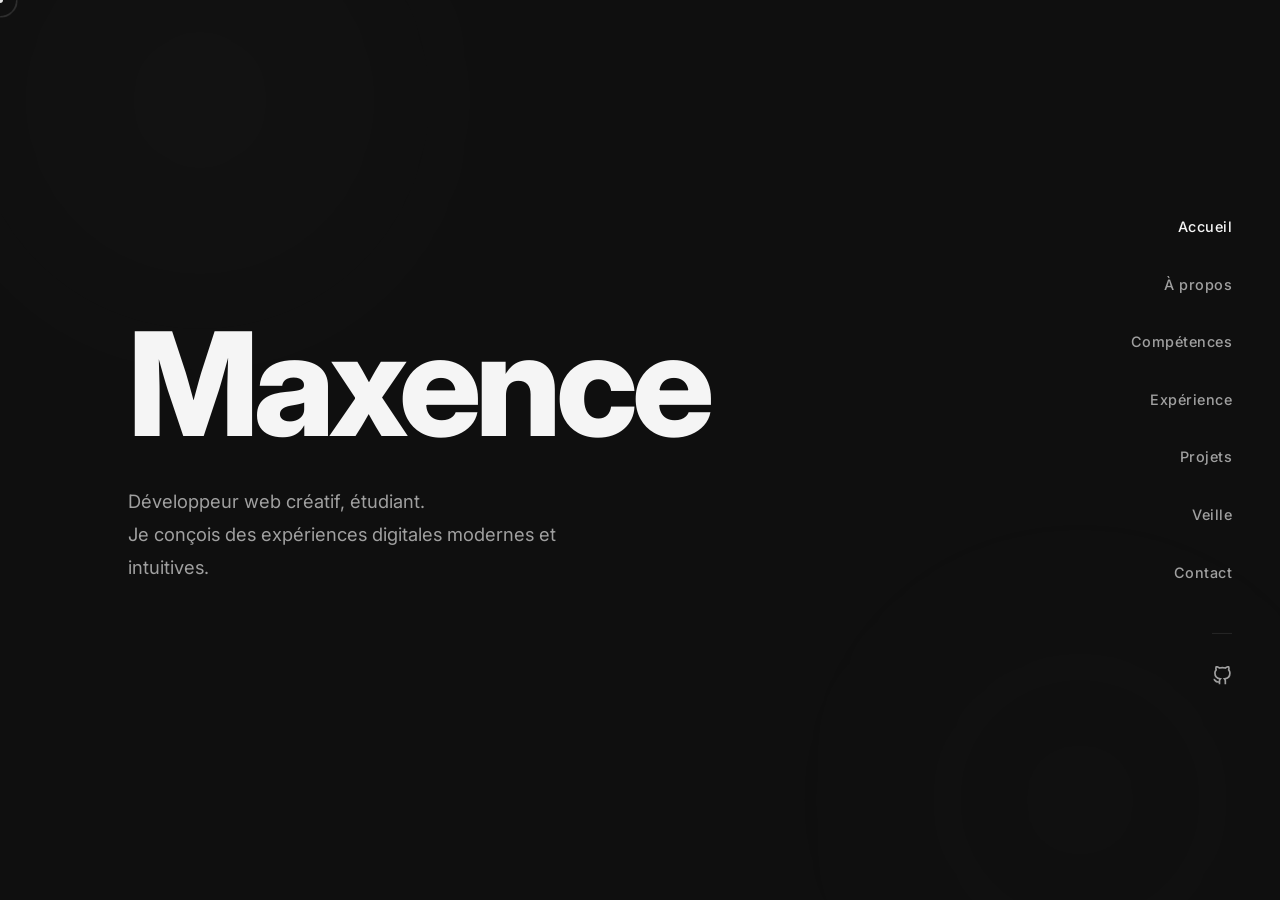
<file: index.html>
<!DOCTYPE html>
<html lang="fr">
<head>
  <meta charset="utf-8" />
  <meta name="viewport" content="width=device-width, initial-scale=1" />
  <title>Maxence — Portfolio</title>
  <link rel="stylesheet" href="style.css" />
</head>
<body>
  <nav class="navbar">
    <ul class="nav-links">
       <li><a href="index.html" class="nav-link" style="color: var(--text-primary);">Accueil</a></li>
        <li><a href="apropos.html" class="nav-link">À propos</a></li>
        <li><a href="competences.html" class="nav-link">Compétences</a></li>
        <li><a href="experience.html" class="nav-link">Expérience</a></li>
        <li><a href="projet.html" class="nav-link">Projets</a></li>
        <li><a href="veille.html" class="nav-link">Veille</a></li>
        <li><a href="contact.html" class="nav-link">Contact</a></li>
    </ul>

   <div class="nav-socials">
      <a href="https://github.com/Maxence71m" target="_blank" class="social-link" aria-label="GitHub">
        <svg width="20" height="20" viewBox="0 0 24 24" fill="none" stroke="currentColor" stroke-width="2">
          <path d="M9 19c-5 1.5-5-2.5-7-3m14 6v-3.87a3.37 3.37 0 0 0-.94-2.61c3.14-.35 6.44-1.54 6.44-7A5.44 5.44 0 0 0 20 4.77 5.07 5.07 0 0 0 19.91 1S18.73.65 16 2.48a13.38 13.38 0 0 0-7 0C6.27.65 5.09 1 5.09 1A5.07 5.07 0 0 0 5 4.77a5.44 5.44 0 0 0-1.5 3.78c0 5.42 3.3 6.61 6.44 7A3.37 3.37 0 0 0 9 18.13V22"></path>
        </svg>
      </a>
    </div>
  </nav>

  <main id="accueil">
    <div class="hero-content">
      <div class="hero-text">
        <h1 class="hero-title">
          <span class="title-word" data-text="Maxence">Maxence</span>
        </h1>
        <p class="hero-description">
          Développeur web créatif, étudiant.<br>
          Je conçois des expériences digitales modernes et intuitives.
        </p>
      </div>
    </div>

    <div class="background">
      <div class="gradient-blur gradient-1"></div>
      <div class="gradient-blur gradient-2"></div>
    </div>
  </main>

  <div class="cursor-dot"></div>
  <div class="cursor-outline"></div>

  <script src="script.js"></script>
</body>
</html>
</file>
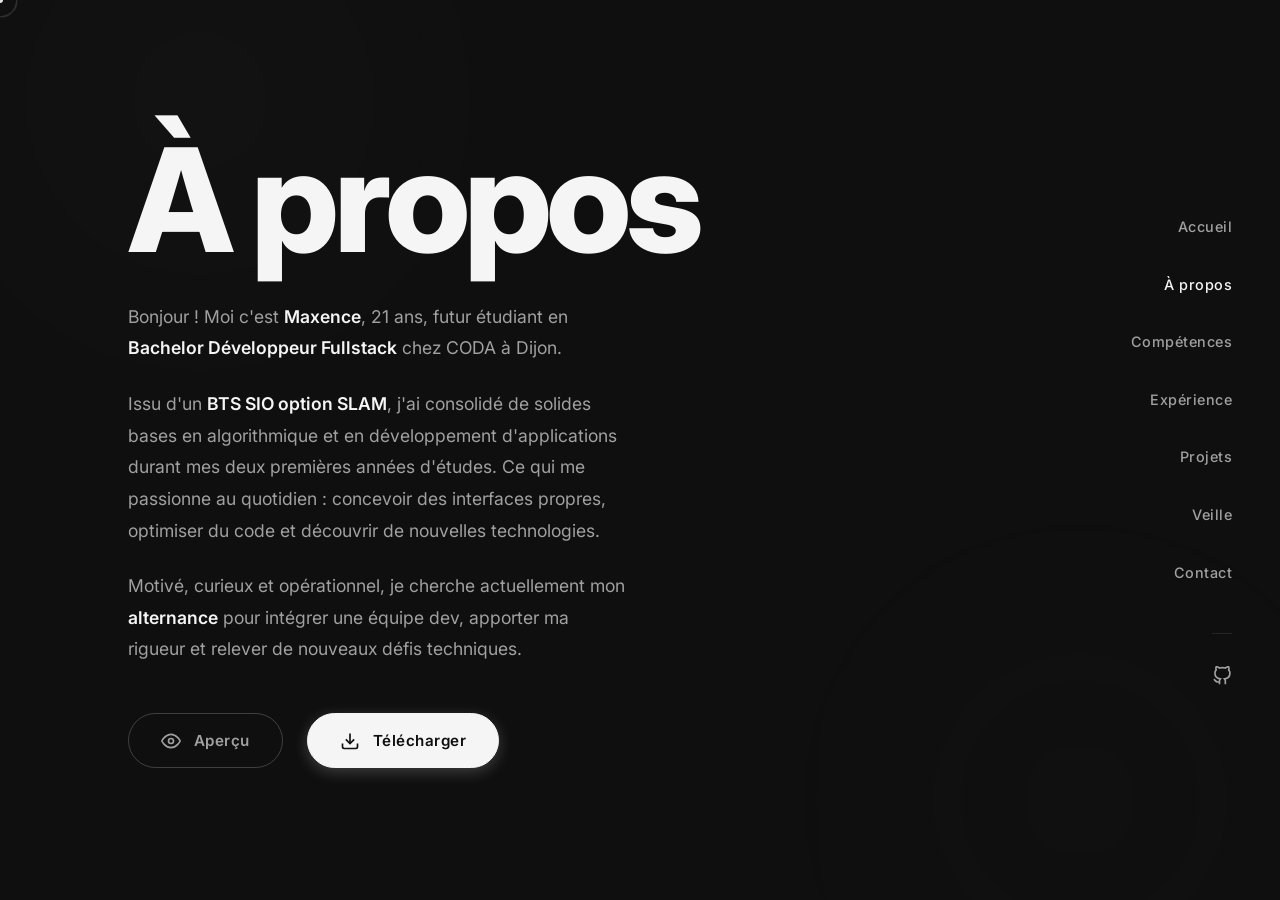
<file: apropos.html>
<!DOCTYPE html>
<html lang="fr">
<head>
  <meta charset="utf-8" />
  <meta name="viewport" content="width=device-width, initial-scale=1" />
  <title>À propos — Maxence</title>
  <link rel="stylesheet" href="style.css" />
</head>
<body>

  <nav class="navbar">
    <ul class="nav-links">
      <li><a href="index.html" class="nav-link">Accueil</a></li>
      <li><a href="apropos.html" class="nav-link" style="color: var(--text-primary);">À propos</a></li>
      <li><a href="competences.html" class="nav-link">Compétences</a></li>
      <li><a href="experience.html" class="nav-link">Expérience</a></li>
      <li><a href="projet.html" class="nav-link">Projets</a></li>
      <li><a href="veille.html" class="nav-link">Veille</a></li>
      <li><a href="contact.html" class="nav-link">Contact</a></li>
    </ul>

   <div class="nav-socials">
      <a href="https://github.com/Maxence71m" target="_blank" class="social-link" aria-label="GitHub">
        <svg width="20" height="20" viewBox="0 0 24 24" fill="none" stroke="currentColor" stroke-width="2">
          <path d="M9 19c-5 1.5-5-2.5-7-3m14 6v-3.87a3.37 3.37 0 0 0-.94-2.61c3.14-.35 6.44-1.54 6.44-7A5.44 5.44 0 0 0 20 4.77 5.07 5.07 0 0 0 19.91 1S18.73.65 16 2.48a13.38 13.38 0 0 0-7 0C6.27.65 5.09 1 5.09 1A5.07 5.07 0 0 0 5 4.77a5.44 5.44 0 0 0-1.5 3.78c0 5.42 3.3 6.61 6.44 7A3.37 3.37 0 0 0 9 18.13V22"></path>
        </svg>
      </a>
    </div>
  </nav>

  <main>
    <div class="hero-content about-content">
      <div class="hero-text">
        <h1 class="hero-title">À propos</h1>
        
     <div class="hero-description about-text">
          <p>
            Bonjour ! Moi c'est <strong>Maxence</strong>, 21 ans, futur étudiant en <strong>Bachelor Développeur Fullstack</strong> chez CODA à Dijon.
          </p>
          
          <p>
            Issu d'un <strong>BTS SIO option SLAM</strong>, j'ai consolidé de solides bases en algorithmique et en développement d'applications durant mes deux premières années d'études. Ce qui me passionne au quotidien : concevoir des interfaces propres, optimiser du code et découvrir de nouvelles technologies.
          </p>
          
          <p>
            Motivé, curieux et opérationnel, je cherche actuellement mon <strong>alternance</strong> pour intégrer une équipe dev, apporter ma rigueur et relever de nouveaux défis techniques.
          </p>
        </div>

       <div class="cv-actions">
            
            <a href="cv.pdf" target="_blank" class="btn btn-secondary">
                <svg width="20" height="20" viewBox="0 0 24 24" fill="none" stroke="currentColor" stroke-width="2">
                    <path d="M1 12s4-8 11-8 11 8 11 8-4 8-11 8-11-8-11-8z"></path>
                    <circle cx="12" cy="12" r="3"></circle>
                </svg>
                Aperçu
            </a>

            <a href="cv.pdf" download="CV_Maxence_BTS_SIO.pdf" class="btn btn-primary">
                <svg width="20" height="20" viewBox="0 0 24 24" fill="none" stroke="currentColor" stroke-width="2">
                    <path d="M21 15v4a2 2 0 0 1-2 2H5a2 2 0 0 1-2-2v-4"></path>
                    <polyline points="7 10 12 15 17 10"></polyline>
                    <line x1="12" y1="15" x2="12" y2="3"></line>
                </svg>
                Télécharger
            </a>

        </div>

      </div>
    </div>

    <div class="background">
      <div class="gradient-blur gradient-1"></div>
      <div class="gradient-blur gradient-2"></div>
    </div>
  </main>

  <div class="cursor-dot"></div>
  <div class="cursor-outline"></div>
  <script src="script.js"></script>
</body>
</html>
</file>
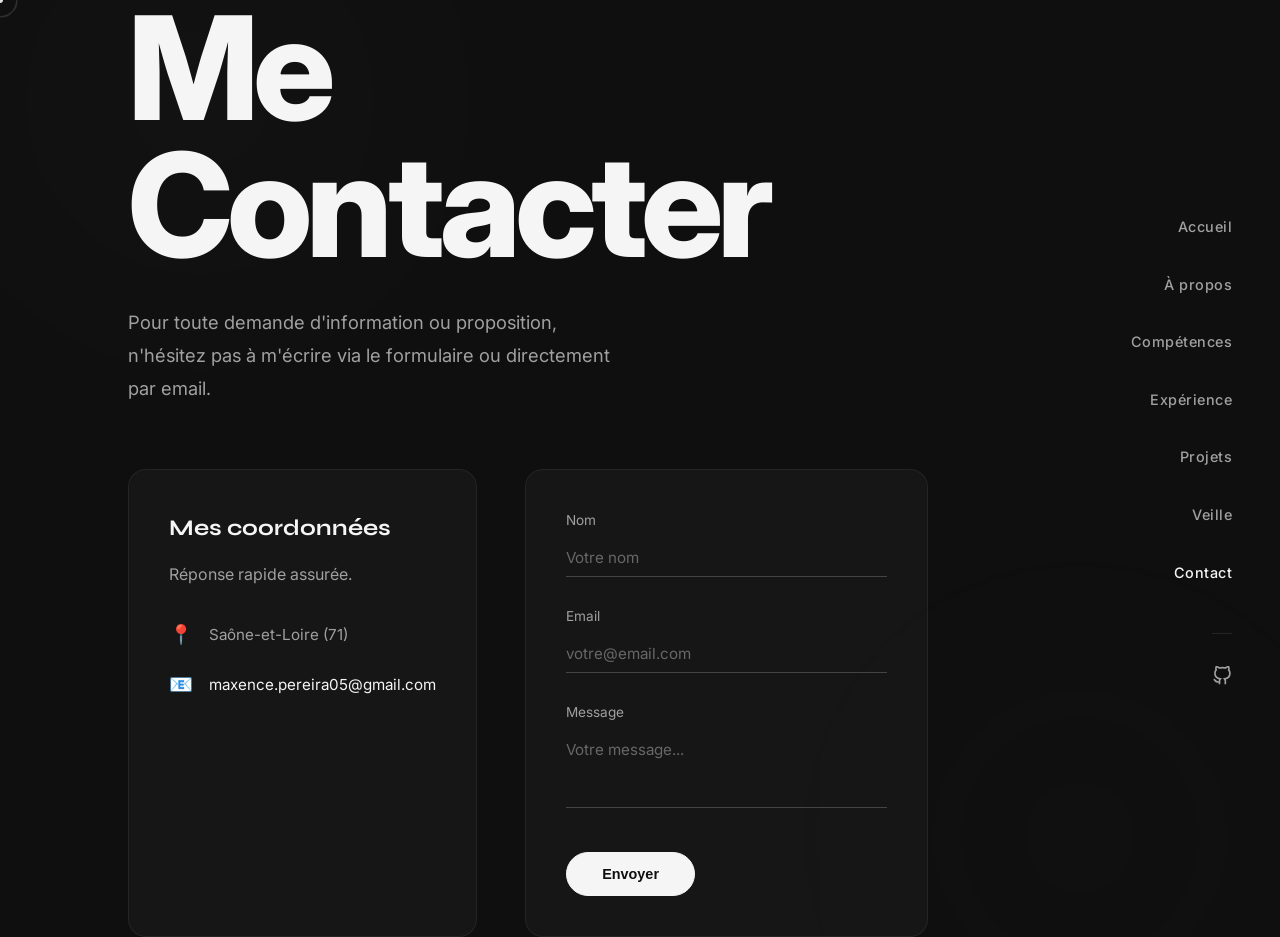
<file: contact.html>
<!DOCTYPE html>
<html lang="fr">
  <head>
    <meta charset="utf-8" />
    <meta name="viewport" content="width=device-width, initial-scale=1" />
    <title>Contact — Maxence</title>
    <link rel="stylesheet" href="style.css" />
  </head>

  <body>
    <nav class="navbar">
      <ul class="nav-links">
        <li><a href="index.html" class="nav-link">Accueil</a></li>
        <li><a href="apropos.html" class="nav-link">À propos</a></li>
        <li><a href="competences.html" class="nav-link">Compétences</a></li>
        <li><a href="experience.html" class="nav-link">Expérience</a></li>
        <li><a href="projet.html" class="nav-link">Projets</a></li>
        <li><a href="veille.html" class="nav-link">Veille</a></li>
        <li>
          <a href="contact.html" class="nav-link" style="color: var(--text-primary)">Contact</a>
        </li>
      </ul>
   <div class="nav-socials">
      <a href="https://github.com/Maxence71m" target="_blank" class="social-link" aria-label="GitHub">
        <svg width="20" height="20" viewBox="0 0 24 24" fill="none" stroke="currentColor" stroke-width="2">
          <path d="M9 19c-5 1.5-5-2.5-7-3m14 6v-3.87a3.37 3.37 0 0 0-.94-2.61c3.14-.35 6.44-1.54 6.44-7A5.44 5.44 0 0 0 20 4.77 5.07 5.07 0 0 0 19.91 1S18.73.65 16 2.48a13.38 13.38 0 0 0-7 0C6.27.65 5.09 1 5.09 1A5.07 5.07 0 0 0 5 4.77a5.44 5.44 0 0 0-1.5 3.78c0 5.42 3.3 6.61 6.44 7A3.37 3.37 0 0 0 9 18.13V22"></path>
        </svg>
      </a>
    </div>
  </nav>

    <main>
      <section class="hero-content" aria-labelledby="contact-title">
        <div class="hero-text" style="width: 100%; max-width: 1000px;">
          
          <h1 id="contact-title" class="hero-title">Me Contacter</h1>
          
          <p class="hero-description">
            Pour toute demande d'information ou proposition, n'hésitez pas à m'écrire via le formulaire ou directement par email.
          </p>

          <div class="contact-container">
            
            <!-- INFOS -->
            <div class="contact-card info-card">
              <h2>Mes coordonnées</h2>
              <p>Réponse rapide assurée.</p>

              <div class="info-item">
                <span class="icon" aria-hidden="true">📍</span>
                <span>Saône-et-Loire (71)</span>
              </div>

              <div class="info-item">
                <span class="icon" aria-hidden="true">📧</span>
                <a href="mailto:maxence.pereira05@gmail.com" class="link-text">
                  maxence.pereira05@gmail.com
                </a>
              </div>
            </div>

            <!-- FORMULAIRE -->
            <div class="contact-card form-card">
              <form action="https://formspree.io/f/mwvvpebq" method="POST">
                
                <!-- Anti-spam -->
                <input type="text" name="_gotcha" style="display:none" />

                <!-- Config Formspree -->
                <input type="hidden" name="_subject" value="Nouveau message depuis le portfolio" />
                <input type="hidden" name="_captcha" value="false" />

                <div class="form-group">
                  <label for="name">Nom</label>
                  <input
                    type="text"
                    id="name"
                    name="name"
                    required
                    autocomplete="name"
                    placeholder="Votre nom"
                  />
                </div>

                <div class="form-group">
                  <label for="email">Email</label>
                  <input
                    type="email"
                    id="email"
                    name="email"
                    required
                    autocomplete="email"
                    placeholder="votre@email.com"
                  />
                </div>

                <div class="form-group">
                  <label for="message">Message</label>
                  <textarea
                    id="message"
                    name="message"
                    rows="3"
                    required
                    placeholder="Votre message..."
                    style="resize: none; overflow: hidden;"
                  ></textarea>
                </div>

                <button type="submit" class="btn-submit">Envoyer</button>
              </form>
            </div>

          </div>
        </div>
      </section>

      <div class="background">
        <div class="gradient-blur gradient-1"></div>
        <div class="gradient-blur gradient-2"></div>
      </div>
    </main>

    <div class="cursor-dot"></div>
    <div class="cursor-outline"></div>

    <script src="script.js"></script>

    <script>
      const textarea = document.getElementById("message");

      textarea.addEventListener("input", () => {
        textarea.style.height = "auto";
        textarea.style.height = textarea.scrollHeight + "px";
      });
    </script>
  </body>
</html>
</file>
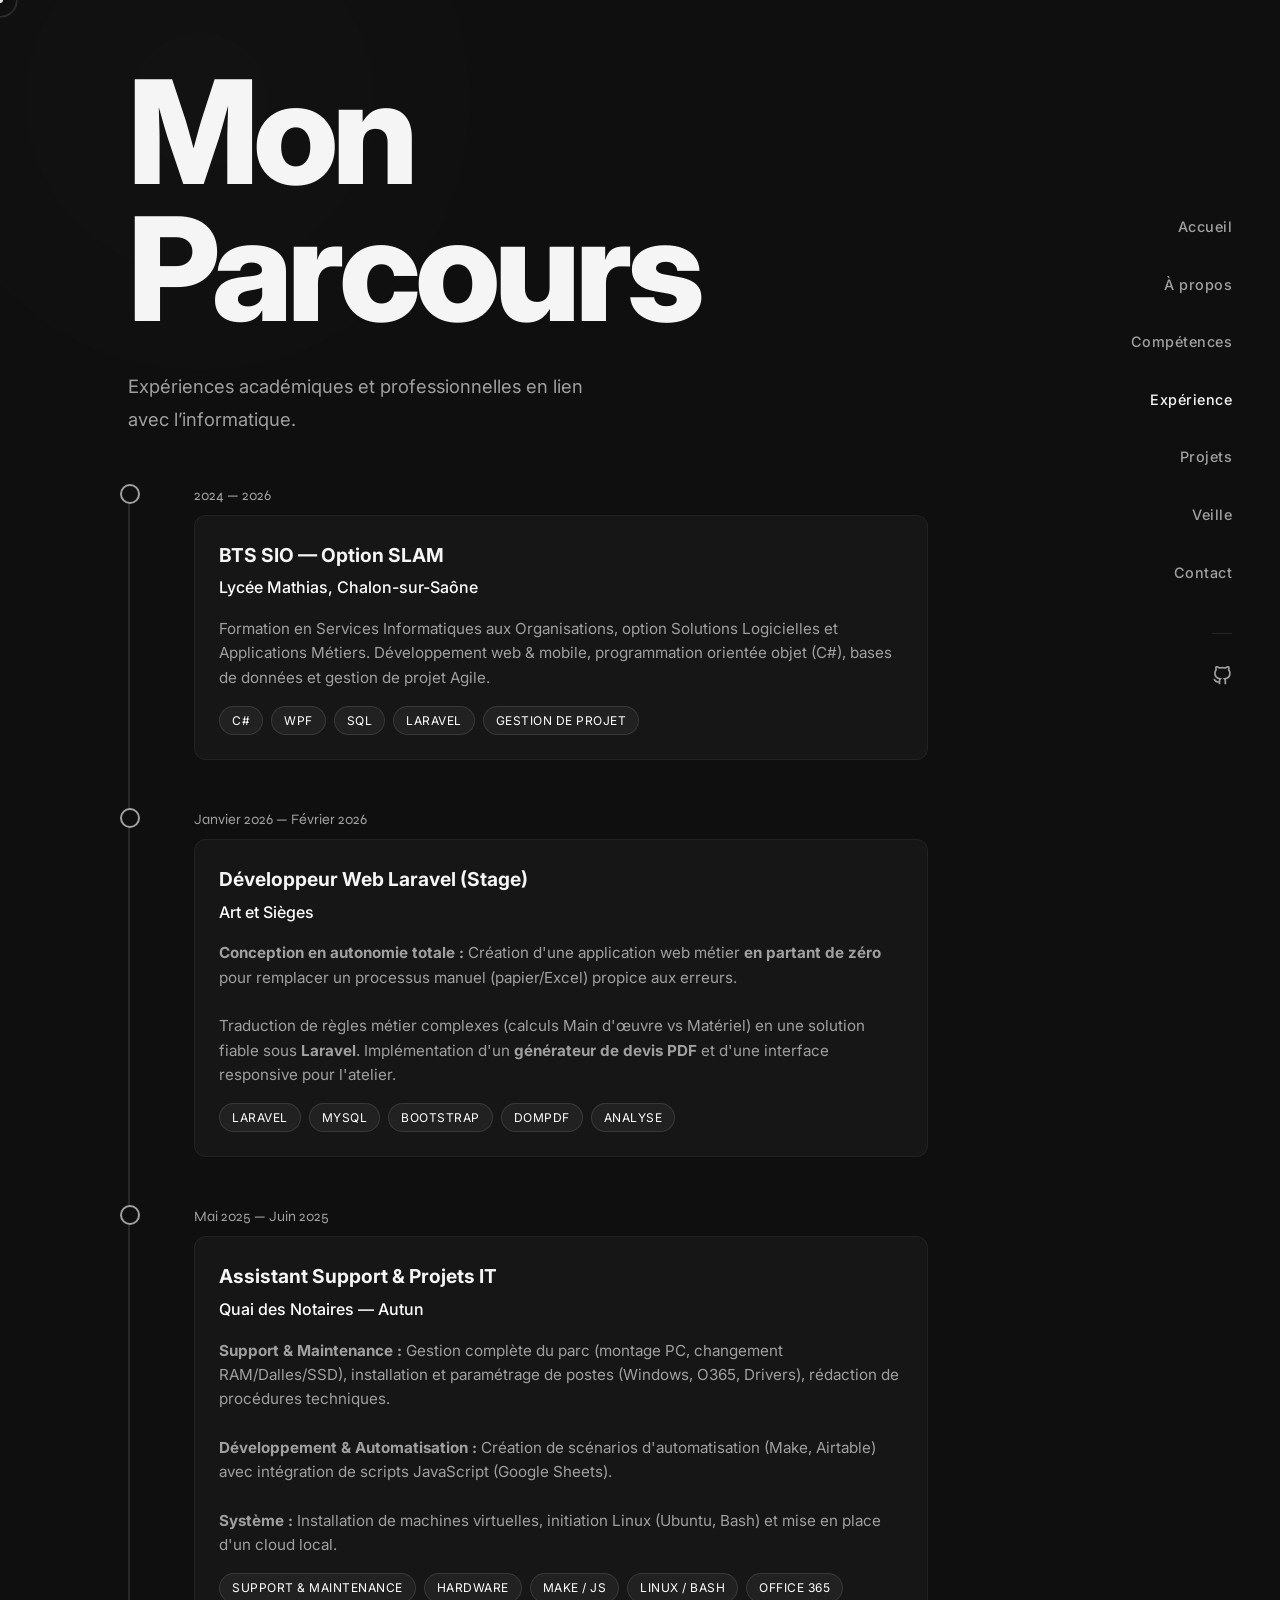
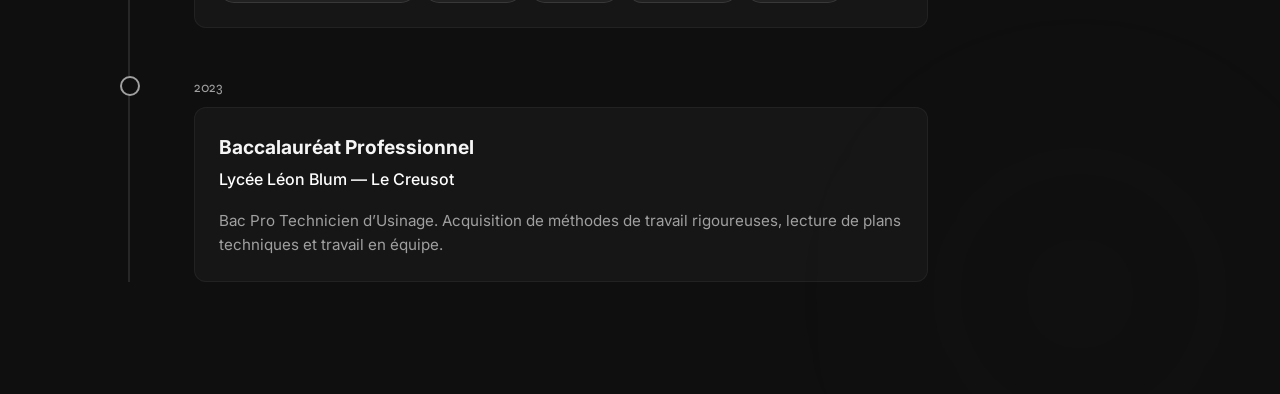
<file: experience.html>
<!DOCTYPE html>
<html lang="fr">
  <head>
    <meta charset="utf-8" />
    <meta name="viewport" content="width=device-width, initial-scale=1" />
    <title>Expérience — Maxence</title>
    <link rel="stylesheet" href="style.css" />
  </head>
  <body>
    <nav class="navbar">
      <ul class="nav-links">
        <li><a href="index.html" class="nav-link">Accueil</a></li>
        <li><a href="apropos.html" class="nav-link">À propos</a></li>
        <li><a href="competences.html" class="nav-link">Compétences</a></li>
        <li>
          <a
            href="experience.html"
            class="nav-link"
            style="color: var(--text-primary)"
            >Expérience</a
          >
        </li>
        <li><a href="projet.html" class="nav-link">Projets</a></li>
        <li><a href="veille.html" class="nav-link">Veille</a></li>
        <li><a href="contact.html" class="nav-link">Contact</a></li>
      </ul>

     <div class="nav-socials">
      <a href="https://github.com/Maxence71m" target="_blank" class="social-link" aria-label="GitHub">
        <svg width="20" height="20" viewBox="0 0 24 24" fill="none" stroke="currentColor" stroke-width="2">
          <path d="M9 19c-5 1.5-5-2.5-7-3m14 6v-3.87a3.37 3.37 0 0 0-.94-2.61c3.14-.35 6.44-1.54 6.44-7A5.44 5.44 0 0 0 20 4.77 5.07 5.07 0 0 0 19.91 1S18.73.65 16 2.48a13.38 13.38 0 0 0-7 0C6.27.65 5.09 1 5.09 1A5.07 5.07 0 0 0 5 4.77a5.44 5.44 0 0 0-1.5 3.78c0 5.42 3.3 6.61 6.44 7A3.37 3.37 0 0 0 9 18.13V22"></path>
        </svg>
      </a>
    </div>
  </nav>

    <main>
      <div class="hero-content timeline-container">
        <div class="hero-text">
          <h1 class="hero-title">Mon Parcours</h1>
          <p class="hero-description">
            Expériences académiques et professionnelles en lien avec
            l’informatique.
          </p>

          <div class="timeline">
            <div class="timeline-item">
              <span class="timeline-date">2024 — 2026</span>
              <div class="timeline-content">
                <h3>BTS SIO — Option SLAM</h3>
                <span class="company">Lycée Mathias, Chalon-sur-Saône</span>
                <p>
                  Formation en Services Informatiques aux Organisations, option
                  Solutions Logicielles et Applications Métiers. Développement
                  web & mobile, programmation orientée objet (C#), bases de
                  données et gestion de projet Agile.
                </p>
                <div class="tags">
                  <span class="tag">C#</span>
                  <span class="tag">WPF</span>
                  <span class="tag">SQL</span>
                  <span class="tag">Laravel</span>
                  <span class="tag"> Gestion de Projet</span>
                </div>
              </div>
            </div>

            <div class="timeline-item">
              <span class="timeline-date">Janvier 2026 — Février 2026</span>
              <div class="timeline-content">
                <h3>Développeur Web Laravel (Stage)</h3>
                <span class="company">Art et Sièges</span>
                <p>
                  <strong>Conception en autonomie totale :</strong> Création
                  d'une application web métier
                  <strong>en partant de zéro</strong> pour remplacer un
                  processus manuel (papier/Excel) propice aux erreurs.
                  <br /><br />
                  Traduction de règles métier complexes (calculs Main d'œuvre vs
                  Matériel) en une solution fiable sous
                  <strong>Laravel</strong>. Implémentation d'un
                  <strong>générateur de devis PDF</strong> et d'une interface
                  responsive pour l'atelier.
                </p>
                <div class="tags">
                  <span class="tag">Laravel</span>
                  <span class="tag">MySQL</span>
                  <span class="tag">Bootstrap</span>
                  <span class="tag">DomPDF</span>
                  <span class="tag">Analyse</span>
                </div>
              </div>
            </div>

            <div class="timeline-item">
              <span class="timeline-date">Mai 2025 — Juin 2025</span>
              <div class="timeline-content">
                <h3>Assistant Support & Projets IT</h3>
                <span class="company">Quai des Notaires — Autun</span>
                <p>
                  <strong>Support & Maintenance :</strong> Gestion complète du
                  parc (montage PC, changement RAM/Dalles/SSD), installation et
                  paramétrage de postes (Windows, O365, Drivers), rédaction de
                  procédures techniques. <br /><br />
                  <strong>Développement & Automatisation :</strong> Création de
                  scénarios d'automatisation (Make, Airtable) avec intégration
                  de scripts JavaScript (Google Sheets). <br /><br />
                  <strong>Système :</strong> Installation de machines
                  virtuelles, initiation Linux (Ubuntu, Bash) et mise en place
                  d'un cloud local.
                </p>
                <div class="tags">
                  <span class="tag">Support & Maintenance</span>
                  <span class="tag">Hardware</span>
                  <span class="tag">Make / JS</span>
                  <span class="tag">Linux / Bash</span>
                  <span class="tag">Office 365</span>
                </div>
              </div>
            </div>

            <div class="timeline-item">
              <span class="timeline-date">2023</span>
              <div class="timeline-content">
                <h3>Baccalauréat Professionnel</h3>
                <span class="company">Lycée Léon Blum — Le Creusot</span>
                <p>
                  Bac Pro Technicien d’Usinage. Acquisition de méthodes de
                  travail rigoureuses, lecture de plans techniques et travail en
                  équipe.
                </p>
              </div>
            </div>
          </div>
        </div>
      </div>

      <div class="background">
        <div class="gradient-blur gradient-1"></div>
        <div class="gradient-blur gradient-2"></div>
      </div>
    </main>

    <div class="cursor-dot"></div>
    <div class="cursor-outline"></div>

    <script src="script.js"></script>
  </body>
</html>
</file>
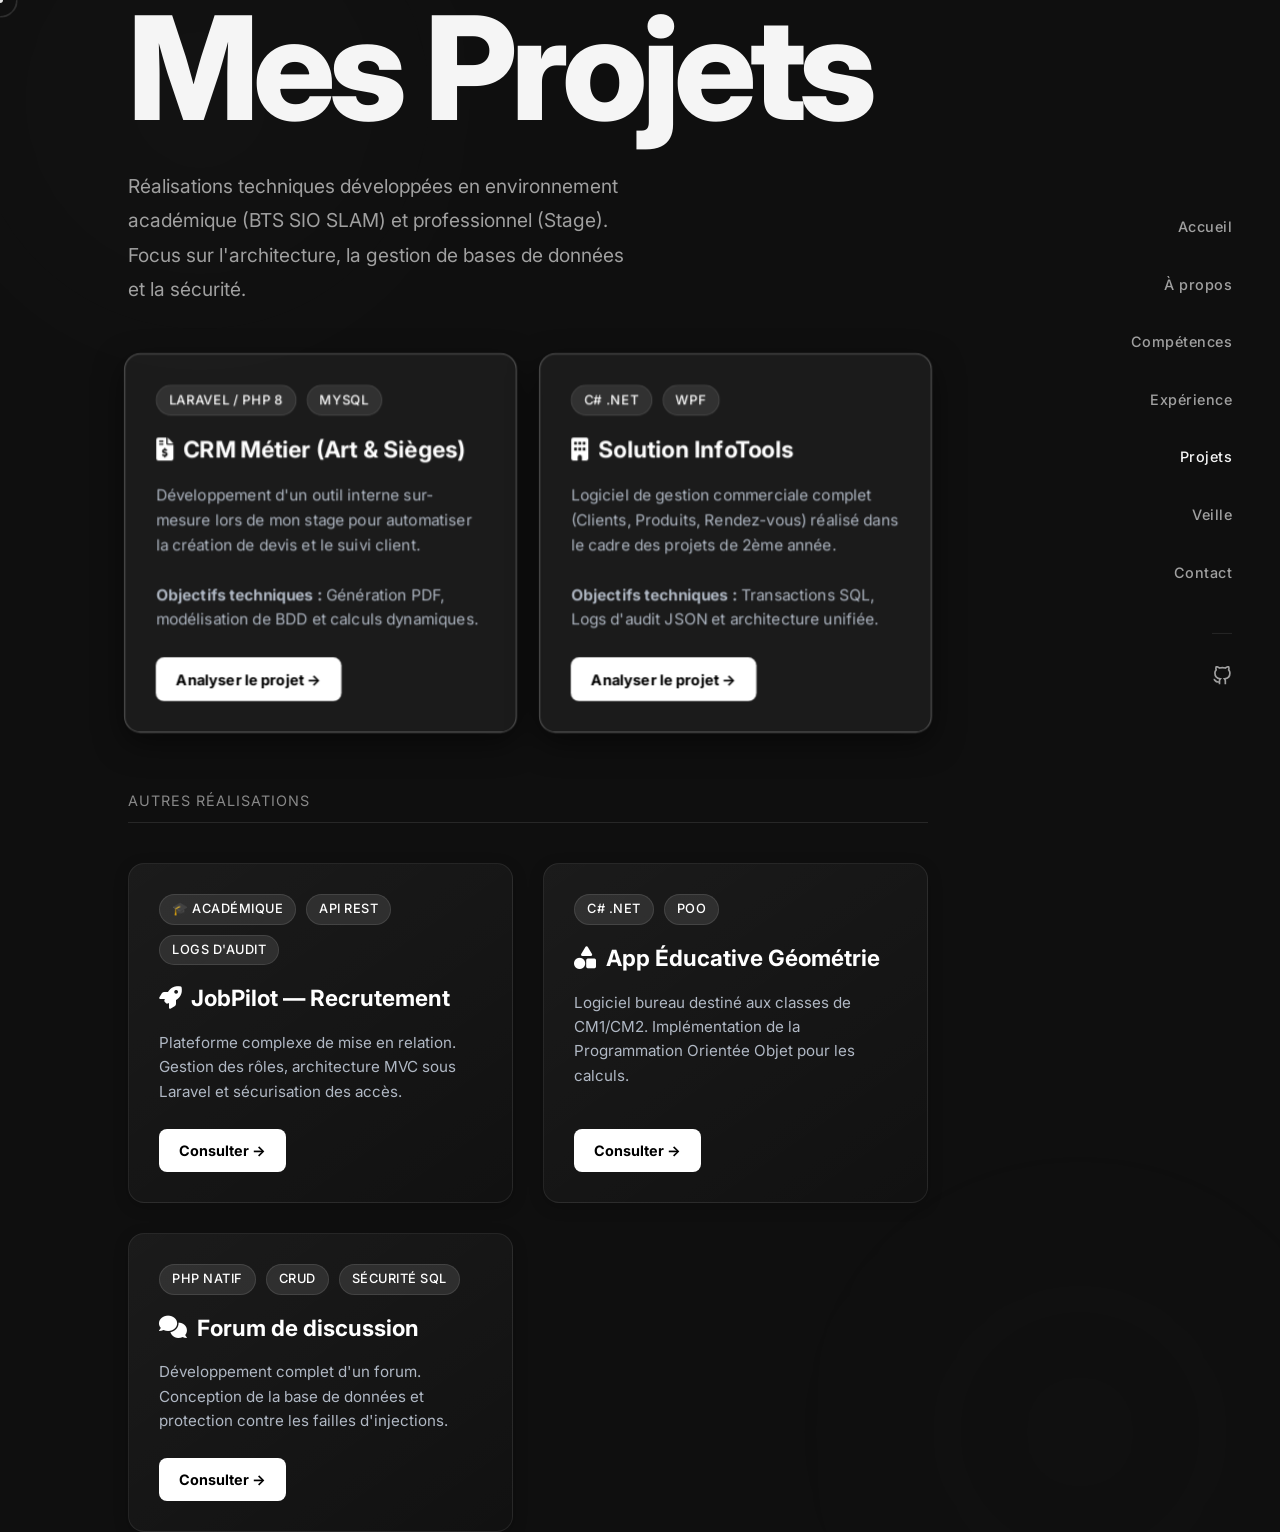
<file: projet.html>
<!DOCTYPE html>
<html lang="fr">
  <head>
    <meta charset="utf-8" />
    <meta name="viewport" content="width=device-width, initial-scale=1" />
    <title>Projets — Maxence</title>
    <link rel="stylesheet" href="style.css" />
    <link rel="stylesheet" href="https://cdnjs.cloudflare.com/ajax/libs/font-awesome/6.0.0/css/all.min.css">
  </head>
  <body>
    <nav class="navbar">
      <ul class="nav-links">
        <li><a href="index.html" class="nav-link">Accueil</a></li>
        <li><a href="apropos.html" class="nav-link">À propos</a></li>
        <li><a href="competences.html" class="nav-link">Compétences</a></li>
        <li><a href="experience.html" class="nav-link">Expérience</a></li>
        <li><a href="projet.html" class="nav-link" style="color: var(--text-primary)">Projets</a></li>
        <li><a href="veille.html" class="nav-link">Veille</a></li>
        <li><a href="contact.html" class="nav-link">Contact</a></li>
      </ul>
      <div class="nav-socials">
        <a href="https://github.com/Maxence71m" target="_blank" class="social-link" aria-label="GitHub">
          <svg width="20" height="20" viewBox="0 0 24 24" fill="none" stroke="currentColor" stroke-width="2">
            <path d="M9 19c-5 1.5-5-2.5-7-3m14 6v-3.87a3.37 3.37 0 0 0-.94-2.61c3.14-.35 6.44-1.54 6.44-7A5.44 5.44 0 0 0 20 4.77 5.07 5.07 0 0 0 19.91 1S18.73.65 16 2.48a13.38 13.38 0 0 0-7 0C6.27.65 5.09 1 5.09 1A5.07 5.07 0 0 0 5 4.77a5.44 5.44 0 0 0-1.5 3.78c0 5.42 3.3 6.61 6.44 7A3.37 3.37 0 0 0 9 18.13V22"></path>
          </svg>
        </a>
      </div>
    </nav>

    <main>
      <div class="hero-content">
        <div class="hero-text" style="width: 100%; max-width: 1100px;">
          
          <h1 class="hero-title">Mes Projets</h1>
          <p class="hero-description" style="font-size: 1.2rem; opacity: 0.9;">
            Réalisations techniques développées en environnement académique (BTS SIO SLAM) et professionnel (Stage). Focus sur l'architecture, la gestion de bases de données et la sécurité.
          </p>

          <div class="projects-grid" style="margin-top: 50px;">

            <div class="project-card" style="border: 1px solid rgba(255,255,255,0.3); background: rgba(255,255,255,0.05); transform: scale(1.02); box-shadow: 0 10px 30px rgba(0,0,0,0.5);">
                <div class="project-content">
                    <div class="project-tags">
                        <span class="tag">Laravel / PHP 8</span>
                        <span class="tag">MySQL</span>
                    </div>
                    <h3 style="display: flex; align-items: center; gap: 10px;"><i class="fa-solid fa-file-invoice-dollar" style="color: #fff;"></i> CRM Métier (Art & Sièges)</h3>
                    <p class="project-desc">
                        Développement d'un outil interne sur-mesure lors de mon stage pour automatiser la création de devis et le suivi client. 
                        <br><br><strong>Objectifs techniques :</strong> Génération PDF, modélisation de BDD et calculs dynamiques.
                    </p>
                </div>
                <a href="projets/devis.html" class="btn-project" style="background: #fff; color: #000; border: none; font-weight: bold;">Analyser le projet →</a>
            </div>

            <div class="project-card" style="border: 1px solid rgba(255,255,255,0.3); background: rgba(255,255,255,0.05); transform: scale(1.02); box-shadow: 0 10px 30px rgba(0,0,0,0.5);">
                <div class="project-content">
                    <div class="project-tags">
                        <span class="tag">C# .NET</span>
                        <span class="tag">WPF</span>
                    </div>
                    <h3 style="display: flex; align-items: center; gap: 10px;"><i class="fa-solid fa-building" style="color: #fff;"></i> Solution InfoTools</h3>
                    <p class="project-desc">
                        Logiciel de gestion commerciale complet (Clients, Produits, Rendez-vous) réalisé dans le cadre des projets de 2ème année.
                        <br><br><strong>Objectifs techniques :</strong> Transactions SQL, Logs d'audit JSON et architecture unifiée.
                    </p>
                </div>
                <a href="projets/infotools.html" class="btn-project" style="background: #fff; color: #000; border: none; font-weight: bold;">Analyser le projet →</a>
            </div>

            <div style="grid-column: 1 / -1; margin-top: 30px; margin-bottom: 10px; border-bottom: 1px solid rgba(255,255,255,0.1); padding-bottom: 10px;">
                <h4 style="color: #888; font-weight: normal; text-transform: uppercase; letter-spacing: 1px; font-size: 0.9rem;">Autres réalisations</h4>
            </div>

            <div class="project-card">
                <div class="project-content">
                    <div class="project-tags">
                        <span class="tag">🎓 Académique</span>
                        <span class="tag">API REST</span>
                        <span class="tag">Logs d'audit</span>
                    </div>
                    <h3 style="display: flex; align-items: center; gap: 10px;"><i class="fa-solid fa-rocket" style="color: #fff;"></i> JobPilot — Recrutement</h3>
                    <p class="project-desc">
                        Plateforme complexe de mise en relation. Gestion des rôles, architecture MVC sous Laravel et sécurisation des accès.
                    </p>
                </div>
                <a href="projets/jobpilot.html" class="btn-project">Consulter →</a>
            </div>

            <div class="project-card">
                <div class="project-content">
                    <div class="project-tags">
                        <span class="tag">C# .NET</span>
                        <span class="tag">POO</span>
                    </div>
                    <h3 style="display: flex; align-items: center; gap: 10px;"><i class="fa-solid fa-shapes" style="color: #fff;"></i> App Éducative Géométrie</h3>
                    <p class="project-desc">
                        Logiciel bureau destiné aux classes de CM1/CM2. Implémentation de la Programmation Orientée Objet pour les calculs.
                    </p>
                </div>
                <a href="projets/geometrie.html" class="btn-project">Consulter →</a>
            </div>

            <div class="project-card">
                <div class="project-content">
                    <div class="project-tags">
                        <span class="tag">PHP Natif</span>
                        <span class="tag">CRUD</span>
                        <span class="tag">Sécurité SQL</span>
                    </div>
                    <h3 style="display: flex; align-items: center; gap: 10px;"><i class="fa-solid fa-comments" style="color: #fff;"></i> Forum de discussion</h3>
                    <p class="project-desc">
                        Développement complet d'un forum. Conception de la base de données et protection contre les failles d'injections.
                    </p>
                </div>
                <a href="projets/forum.html" class="btn-project">Consulter →</a>
            </div>     

          </div>
        </div>
      </div>

      <div class="background">
        <div class="gradient-blur gradient-1"></div>
        <div class="gradient-blur gradient-2"></div>
      </div>
    </main>

    <div class="cursor-dot"></div>
    <div class="cursor-outline"></div>

    <script src="script.js"></script>
  </body>
</html>
</file>
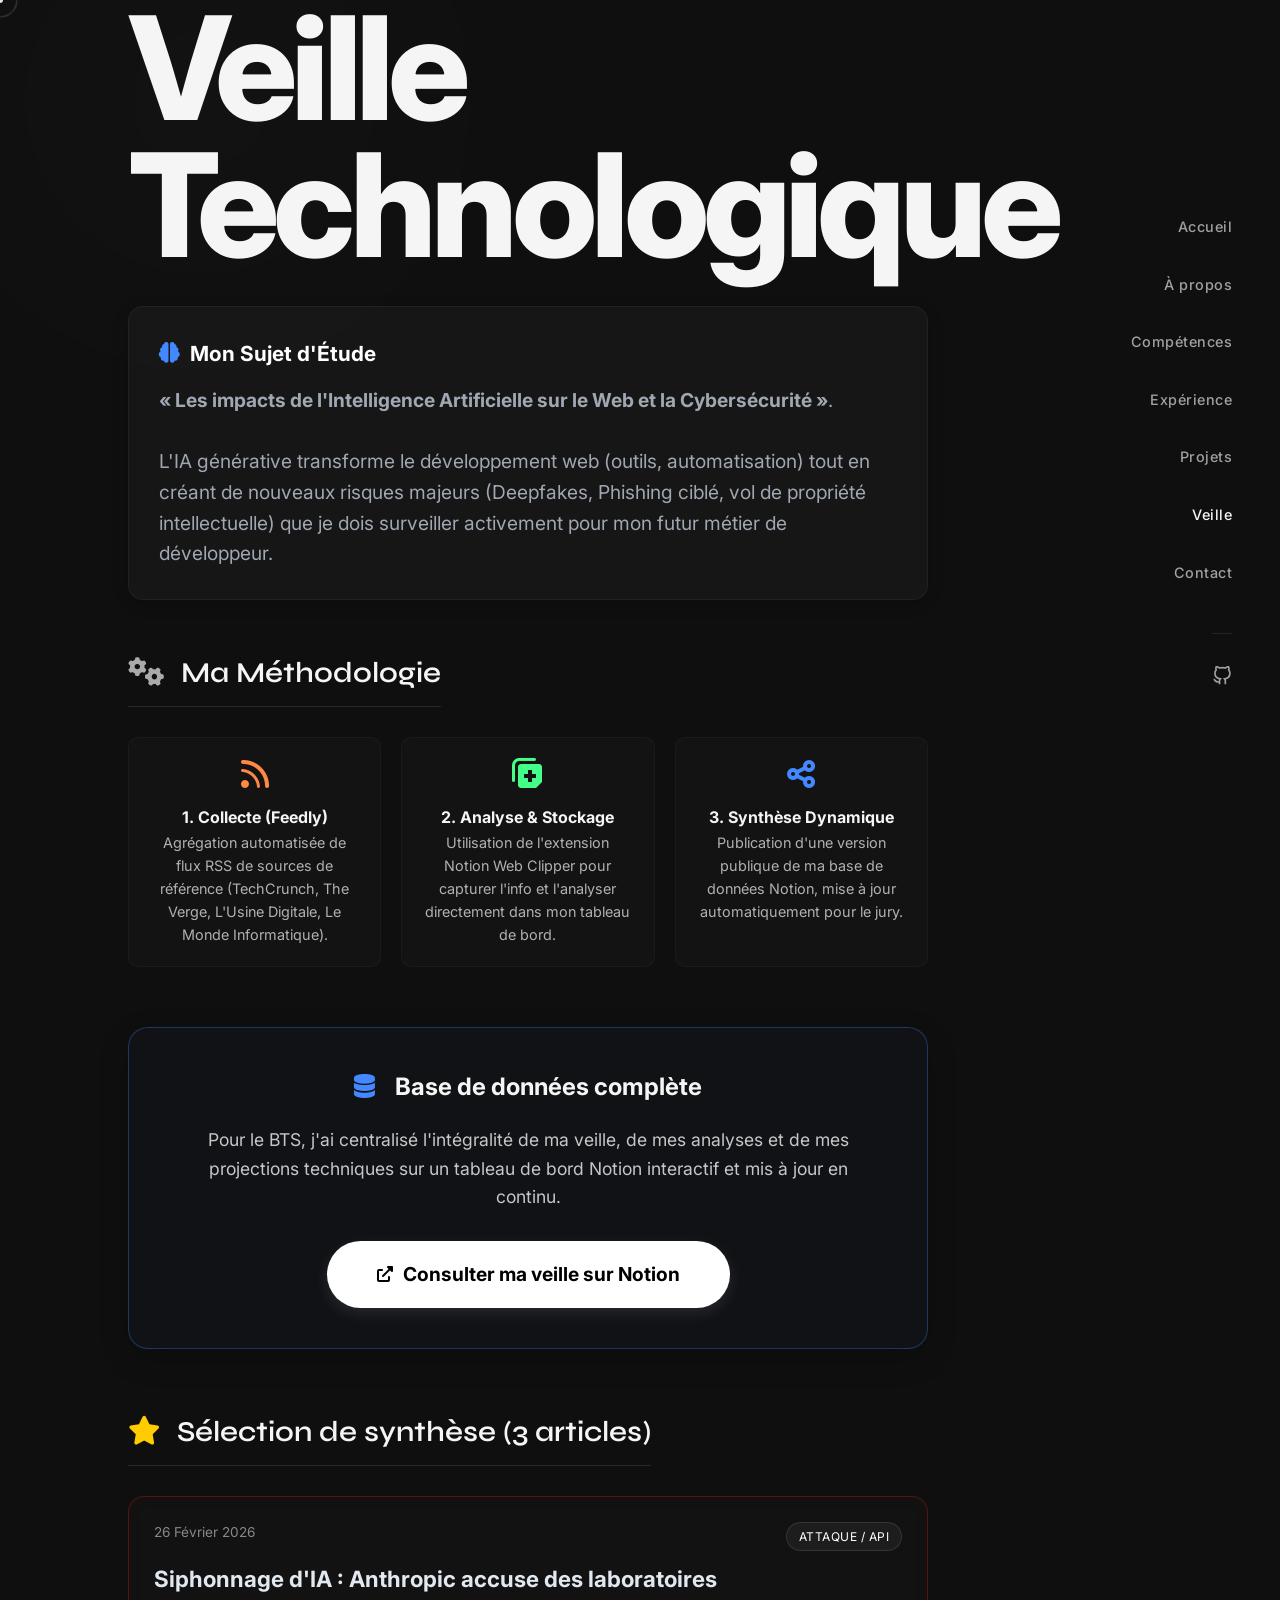
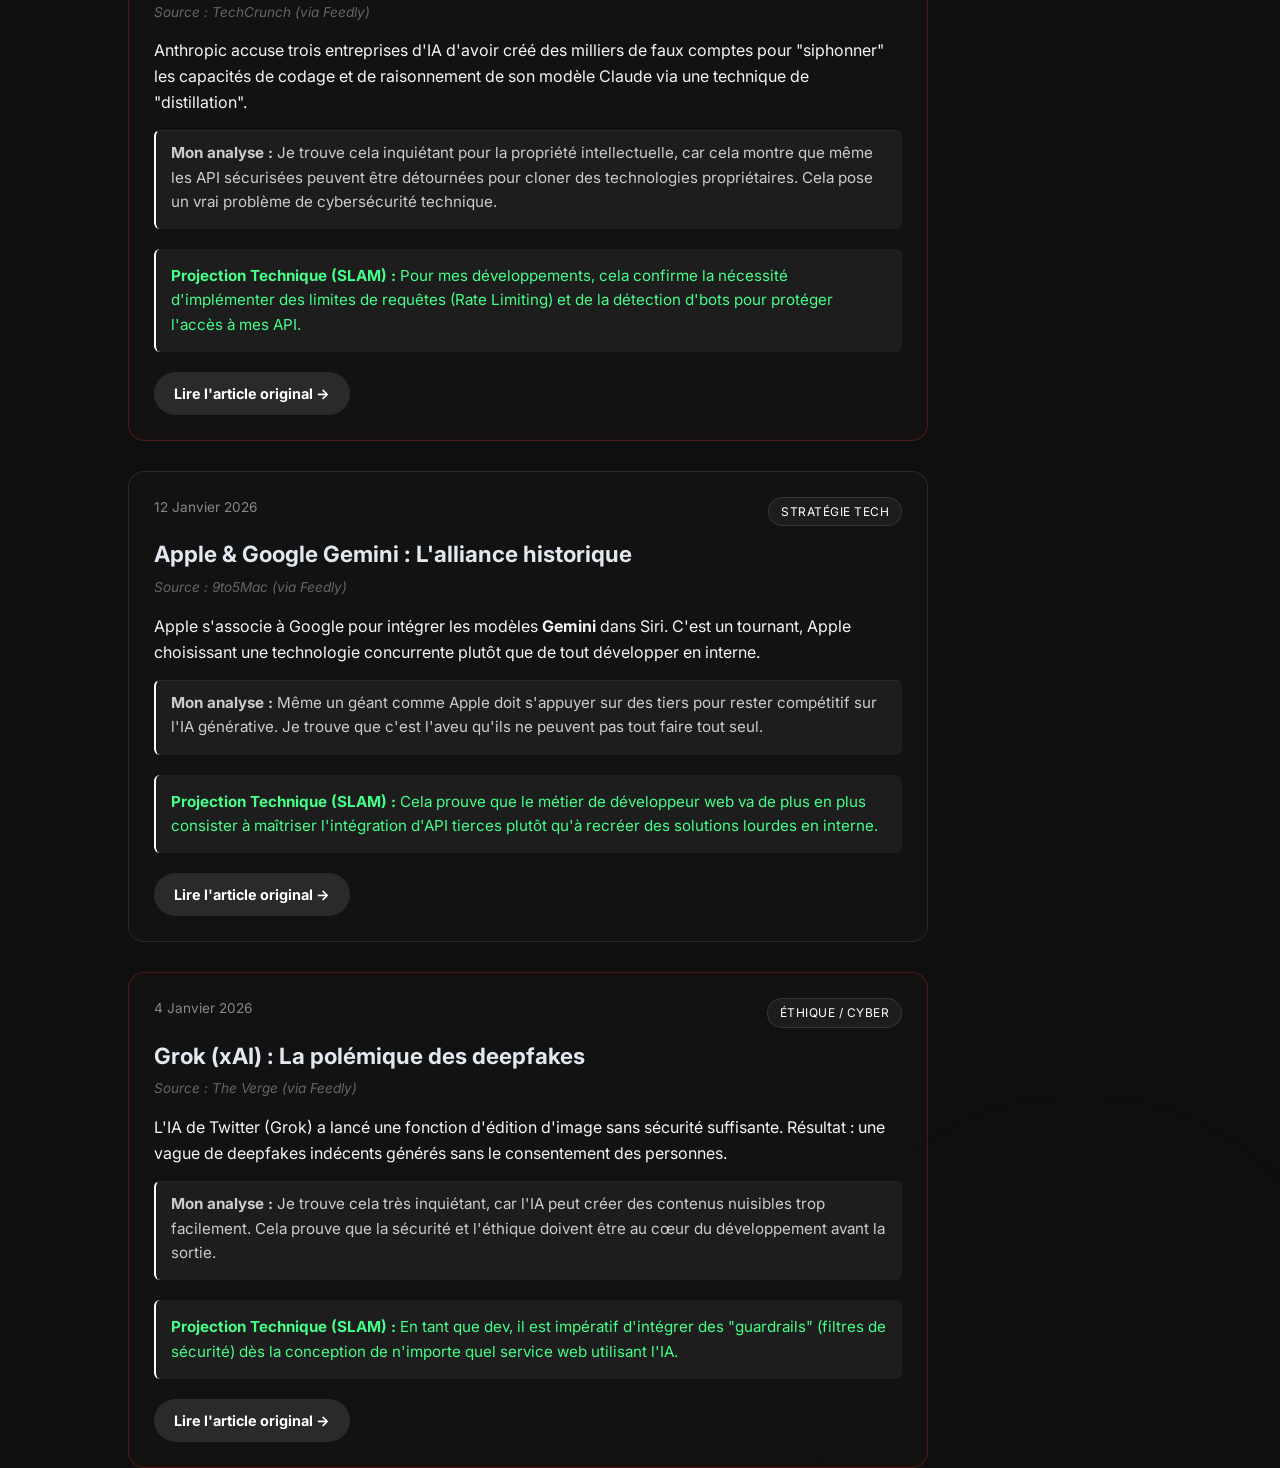
<file: veille.html>
<!DOCTYPE html>
<html lang="fr">
  <head>
    <meta charset="utf-8" />
    <meta name="viewport" content="width=device-width, initial-scale=1" />
    <title>Veille Technologique — Maxence</title>
    <link rel="stylesheet" href="style.css" />
    <link rel="stylesheet" href="https://cdnjs.cloudflare.com/ajax/libs/font-awesome/6.0.0/css/all.min.css">
  </head>
  <body>
    <nav class="navbar">
      <ul class="nav-links">
        <li><a href="index.html" class="nav-link">Accueil</a></li>
        <li><a href="apropos.html" class="nav-link">À propos</a></li>
        <li><a href="competences.html" class="nav-link">Compétences</a></li>
        <li><a href="experience.html" class="nav-link">Expérience</a></li>
        <li><a href="projet.html" class="nav-link">Projets</a></li>
        <li><a href="veille.html" class="nav-link" style="color: var(--text-primary)">Veille</a></li>
        <li><a href="contact.html" class="nav-link">Contact</a></li>
      </ul>
   <div class="nav-socials">
      <a href="https://github.com/Maxence71m" target="_blank" class="social-link" aria-label="GitHub">
        <svg width="20" height="20" viewBox="0 0 24 24" fill="none" stroke="currentColor" stroke-width="2"><path d="M9 19c-5 1.5-5-2.5-7-3m14 6v-3.87a3.37 3.37 0 0 0-.94-2.61c3.14-.35 6.44-1.54 6.44-7A5.44 5.44 0 0 0 20 4.77 5.07 5.07 0 0 0 19.91 1S18.73.65 16 2.48a13.38 13.38 0 0 0-7 0C6.27.65 5.09 1 5.09 1A5.07 5.07 0 0 0 5 4.77a5.44 5.44 0 0 0-1.5 3.78c0 5.42 3.3 6.61 6.44 7A3.37 3.37 0 0 0 9 18.13V22"></path></svg>
      </a>
    </div>
  </nav>

    <main>
      <div class="hero-content">
        <div class="hero-text" style="width: 100%; max-width: 1200px;">
          
          <h1 class="hero-title"></i>Veille Technologique</h1>

          <div class="veille-intro-container" style="display: grid; grid-template-columns: 1fr 1fr; gap: 30px; margin-bottom: 50px;">
            <div class="intro-box highlight" style="background: rgba(255,255,255,0.03); padding: 30px; border-radius: 15px; border: 1px solid rgba(255,255,255,0.05); grid-column: 1 / -1;">
                <h3 style="display: flex; align-items: center; gap: 10px; margin-bottom: 15px;"><i class="fa-solid fa-brain" style="color: #4488ff;"></i> Mon Sujet d'Étude</h3>
                <p style="font-size: 1.2rem; line-height: 1.6; opacity: 0.9;">
                    <strong>« Les impacts de l'Intelligence Artificielle sur le Web et la Cybersécurité »</strong>.
                    <br><br>
                    L'IA générative transforme le développement web (outils, automatisation) tout en créant de nouveaux risques majeurs (Deepfakes, Phishing ciblé, vol de propriété intellectuelle) que je dois surveiller activement pour mon futur métier de développeur.
                </p>
            </div>
          </div>

          <h2 class="section-title" style="margin-bottom: 30px;"><i class="fa-solid fa-gears" style="margin-right: 10px; color: #aaa;"></i> Ma Méthodologie</h2>
          <div style="display: grid; grid-template-columns: repeat(auto-fit, minmax(250px, 1fr)); gap: 20px; margin-bottom: 50px;">
            <div style="background: rgba(255,255,255,0.02); padding: 20px; border-radius: 10px; text-align: center; border: 1px solid rgba(255,255,255,0.03);">
              <i class="fa-solid fa-rss" style="font-size: 2rem; color: #ff8844; margin-bottom: 15px;"></i>
              <h4>1. Collecte (Feedly)</h4>
              <p style="opacity: 0.7; font-size: 0.9rem;">Agrégation automatisée de flux RSS de sources de référence (TechCrunch, The Verge, L'Usine Digitale, Le Monde Informatique).</p>
            </div>
            <div style="background: rgba(255,255,255,0.02); padding: 20px; border-radius: 10px; text-align: center; border: 1px solid rgba(255,255,255,0.03);">
              <i class="fa-solid fa-notes-medical" style="font-size: 2rem; color: #44ff88; margin-bottom: 15px;"></i>
              <h4>2. Analyse & Stockage</h4>
              <p style="opacity: 0.7; font-size: 0.9rem;">Utilisation de l'extension Notion Web Clipper pour capturer l'info et l'analyser directement dans mon tableau de bord.</p>
            </div>
            <div style="background: rgba(255,255,255,0.02); padding: 20px; border-radius: 10px; text-align: center; border: 1px solid rgba(255,255,255,0.03);">
              <i class="fa-solid fa-share-nodes" style="font-size: 2rem; color: #4488ff; margin-bottom: 15px;"></i>
              <h4>3. Synthèse Dynamique</h4>
              <p style="opacity: 0.7; font-size: 0.9rem;">Publication d'une version publique de ma base de données Notion, mise à jour automatiquement pour le jury.</p>
            </div>
          </div>

          <div style="text-align: center; margin: 60px 0; padding: 40px; border: 1px solid rgba(68,136,255,0.3); border-radius: 20px; background: rgba(68,136,255,0.03); box-shadow: 0 10px 30px rgba(0,0,0,0.2);">
            <h2 style="margin-bottom: 20px;"><i class="fa-solid fa-database" style="color: #4488ff; margin-right: 15px;"></i> Base de données complète</h2>
            <p style="margin-bottom: 30px; opacity: 0.8; max-width: 700px; margin-left: auto; margin-right: auto; font-size: 1.1rem;">Pour le BTS, j'ai centralisé l'intégralité de ma veille, de mes analyses et de mes projections techniques sur un tableau de bord Notion interactif et mis à jour en continu.</p>
            <a href="https://vaulted-algebra-448.notion.site/3288a37a972e80d38260e1909650decc?v=3288a37a972e80d6bc5a000c615080c8" target="_blank" class="btn-read" style="padding: 18px 50px; font-size: 1.2rem; background: #fff; color: #000; border-radius: 50px; font-weight: bold; transition: 0.3s; display: inline-flex; align-items: center; gap: 10px; box-shadow: 0 5px 15px rgba(255,255,255,0.1);">
                <i class="fa-solid fa-external-link-alt" style="font-size: 1rem;"></i> Consulter ma veille sur Notion
            </a>
          </div>

          <h2 class="section-title"><i class="fa-solid fa-star" style="margin-right: 10px; color: #ffcc00;"></i> Sélection de synthèse (3 articles)</h2>
          
          <div class="articles-grid">

            <div class="article-card danger">
                <div class="card-meta">
                    <span class="date">26 Février 2026</span>
                    <span class="tag">Attaque / API</span>
                </div>
                <h3>Siphonnage d'IA : Anthropic accuse des laboratoires</h3>
                <p class="source">Source : TechCrunch (via Feedly)</p>
                <p>
                    Anthropic accuse trois entreprises d'IA d'avoir créé des milliers de faux comptes pour "siphonner" les capacités de codage et de raisonnement de son modèle Claude via une technique de "distillation".
                </p>
                <div class="avis" style="margin-top: 15px; border-top: 1px solid rgba(255,255,255,0.05); padding-top: 10px;">
                    <strong>Mon analyse :</strong> Je trouve cela inquiétant pour la propriété intellectuelle, car cela montre que même les API sécurisées peuvent être détournées pour cloner des technologies propriétaires. Cela pose un vrai problème de cybersécurité technique.
                </div>
                <div class="avis" style="color: #44ff88;">
                    <strong>Projection Technique (SLAM) :</strong> Pour mes développements, cela confirme la nécessité d'implémenter des limites de requêtes (Rate Limiting) et de la détection d'bots pour protéger l'accès à mes API.
                </div>
                <a href="https://techcrunch.com/2026/02/23/anthropic-accuses-chinese-ai-labs-of-mining-claude-as-us-debates-ai-chip-exports/" target="_blank" class="btn-read">
                    Lire l'article original →
                </a>
            </div>

            <div class="article-card">
                <div class="card-meta">
                    <span class="date">12 Janvier 2026</span>
                    <span class="tag">Stratégie Tech</span>
                </div>
                <h3>Apple & Google Gemini : L'alliance historique</h3>
                <p class="source">Source : 9to5Mac (via Feedly)</p>
                <p>
                    Apple s'associe à Google pour intégrer les modèles <strong>Gemini</strong> dans Siri. C'est un tournant, Apple choisissant une technologie concurrente plutôt que de tout développer en interne.
                </p>
                <div class="avis" style="margin-top: 15px; border-top: 1px solid rgba(255,255,255,0.05); padding-top: 10px;">
                    <strong>Mon analyse :</strong> Même un géant comme Apple doit s'appuyer sur des tiers pour rester compétitif sur l'IA générative. Je trouve que c'est l'aveu qu'ils ne peuvent pas tout faire tout seul.
                </div>
                <div class="avis" style="color: #44ff88;">
                    <strong>Projection Technique (SLAM) :</strong> Cela prouve que le métier de développeur web va de plus en plus consister à maîtriser l'intégration d'API tierces plutôt qu'à recréer des solutions lourdes en interne.
                </div>
                <a href="https://9to5mac.com/2026/01/12/apples-new-google-gemini-deal-sounds-bigger-better-than-expected/" target="_blank" class="btn-read">
                    Lire l'article original →
                </a>
            </div>

            <div class="article-card danger">
                <div class="card-meta">
                    <span class="date">4 Janvier 2026</span>
                    <span class="tag">Éthique / Cyber</span>
                </div>
                <h3>Grok (xAI) : La polémique des deepfakes</h3>
                <p class="source">Source : The Verge (via Feedly)</p>
                <p>
                    L'IA de Twitter (Grok) a lancé une fonction d'édition d'image sans sécurité suffisante. Résultat : une vague de deepfakes indécents générés sans le consentement des personnes.
                </p>
                <div class="avis" style="margin-top: 15px; border-top: 1px solid rgba(255,255,255,0.05); padding-top: 10px;">
                    <strong>Mon analyse :</strong> Je trouve cela très inquiétant, car l'IA peut créer des contenus nuisibles trop facilement. Cela prouve que la sécurité et l'éthique doivent être au cœur du développement avant la sortie.
                </div>
                <div class="avis" style="color: #44ff88;">
                    <strong>Projection Technique (SLAM) :</strong> En tant que dev, il est impératif d'intégrer des "guardrails" (filtres de sécurité) dès la conception de n'importe quel service web utilisant l'IA.
                </div>
                <a href="https://www.theverge.com/news/853191/grok-explicit-bikini-pictures-minors" target="_blank" class="btn-read">
                    Lire l'article original →
                </a>
            </div>

          </div>

        </div>
      </div>

      <div class="background">
        <div class="gradient-blur gradient-1"></div>
        <div class="gradient-blur gradient-2"></div>
      </div>
    </main>

    <div class="cursor-dot"></div>
    <div class="cursor-outline"></div>

    <script src="script.js"></script>
  </body>
</html>
</file>
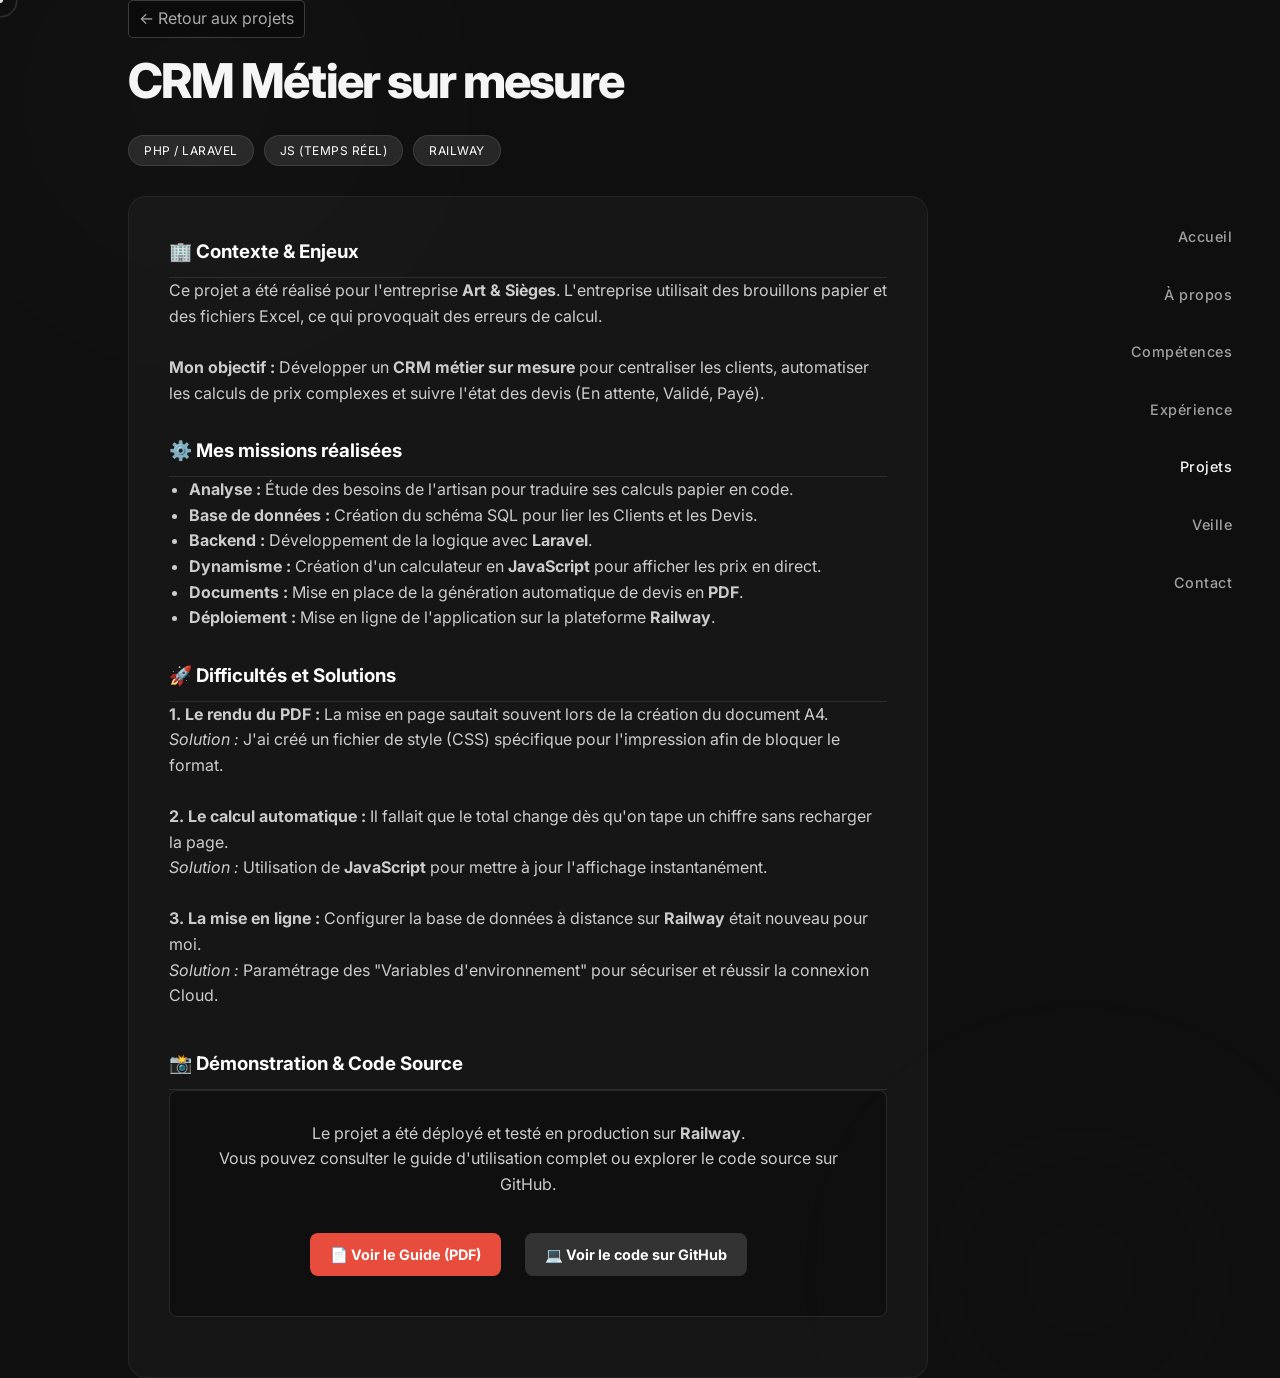
<file: projets/devis.html>
<!DOCTYPE html>
<html lang="fr">
  <head>
    <meta charset="utf-8" />
    <meta name="viewport" content="width=device-width, initial-scale=1" />
    <title>CRM Métier sur mesure — Art & Sièges</title>
    <link rel="stylesheet" href="../style.css" />
  </head>
  <body>
    <nav class="navbar">
      <ul class="nav-links">
        <li><a href="../index.html" class="nav-link">Accueil</a></li>
        <li><a href="../apropos.html" class="nav-link">À propos</a></li>
        <li><a href="../competences.html" class="nav-link">Compétences</a></li>
        <li><a href="../experience.html" class="nav-link">Expérience</a></li>
        <li><a href="../projet.html" class="nav-link" style="color: var(--text-primary)">Projets</a></li>
        <li><a href="../veille.html" class="nav-link">Veille</a></li>
        <li><a href="../contact.html" class="nav-link">Contact</a></li>
      </ul>
      <div class="nav-socials"></div>
    </nav>

    <main>
      <div class="hero-content">
        <div style="width: 100%; margin-bottom: 20px;">
            <a href="../projet.html" style="color: #aaa; text-decoration: none; display: inline-block; padding: 5px 10px; border: 1px solid rgba(255,255,255,0.2); border-radius: 5px; background: rgba(0,0,0,0.3);">
              ← Retour aux projets
            </a>
          </div>

          <h1 class="hero-title" style="font-size: 3rem;">CRM Métier sur mesure</h1>
          
          <div class="project-tags" style="margin-bottom: 30px;">
              <span class="tag" style="background: rgba(255,255,255,0.1); padding: 5px 15px; border-radius: 20px;">PHP / Laravel</span>
              <span class="tag" style="background: rgba(255,255,255,0.1); padding: 5px 15px; border-radius: 20px;">JS (Temps réel)</span>
              <span class="tag" style="background: rgba(255,255,255,0.1); padding: 5px 15px; border-radius: 20px;">Railway</span>
          </div>

          <div class="contact-card" style="text-align: left; padding: 40px;">
              
              <h3 style="color: #fff; margin-top: 0; border-bottom: 1px solid rgba(255,255,255,0.1); padding-bottom: 10px;">
                 🏢 Contexte & Enjeux
              </h3>
              <p style="color: #ccc; line-height: 1.6; margin-bottom: 30px;">
                  Ce projet a été réalisé pour l'entreprise <strong>Art & Sièges</strong>. L'entreprise utilisait des brouillons papier et des fichiers Excel, ce qui provoquait des erreurs de calcul.
                  <br><br>
                  <strong>Mon objectif :</strong> Développer un <strong>CRM métier sur mesure</strong> pour centraliser les clients, automatiser les calculs de prix complexes et suivre l'état des devis (En attente, Validé, Payé).
              </p>

              <h3 style="color: #fff; border-bottom: 1px solid rgba(255,255,255,0.1); padding-bottom: 10px;">
                 ⚙️ Mes missions réalisées
              </h3>
              <ul style="color: #ccc; line-height: 1.6; margin-bottom: 30px; padding-left: 20px;">
                  <li><strong>Analyse :</strong> Étude des besoins de l'artisan pour traduire ses calculs papier en code.</li>
                  <li><strong>Base de données :</strong> Création du schéma SQL pour lier les Clients et les Devis.</li>
                  <li><strong>Backend :</strong> Développement de la logique avec <strong>Laravel</strong>.</li>
                  <li><strong>Dynamisme :</strong> Création d'un calculateur en <strong>JavaScript</strong> pour afficher les prix en direct.</li>
                  <li><strong>Documents :</strong> Mise en place de la génération automatique de devis en <strong>PDF</strong>.</li>
                  <li><strong>Déploiement :</strong> Mise en ligne de l'application sur la plateforme <strong>Railway</strong>.</li>
              </ul>

              <h3 style="color: #fff; border-bottom: 1px solid rgba(255,255,255,0.1); padding-bottom: 10px;">
                 🚀 Difficultés et Solutions
              </h3>
              <p style="color: #ccc; line-height: 1.6; margin-bottom: 30px;">
                  <strong>1. Le rendu du PDF :</strong> La mise en page sautait souvent lors de la création du document A4.<br>
                  <em>Solution :</em> J'ai créé un fichier de style (CSS) spécifique pour l'impression afin de bloquer le format.
                  <br><br>
                  <strong>2. Le calcul automatique :</strong> Il fallait que le total change dès qu'on tape un chiffre sans recharger la page.<br>
                  <em>Solution :</em> Utilisation de <strong>JavaScript</strong> pour mettre à jour l'affichage instantanément.
                  <br><br>
                  <strong>3. La mise en ligne :</strong> Configurer la base de données à distance sur <strong>Railway</strong> était nouveau pour moi.<br>
                  <em>Solution :</em> Paramétrage des "Variables d'environnement" pour sécuriser et réussir la connexion Cloud.
              </p>

           <h3 style="color: #fff; border-bottom: 1px solid rgba(255,255,255,0.1); padding-bottom: 10px; margin-top: 40px;">
   📸 Démonstration & Code Source
</h3>

<div style="background: rgba(0,0,0,0.3); border-radius: 8px; padding: 30px; text-align: center; border: 1px solid rgba(255,255,255,0.1); margin-bottom: 20px;">
    
    <p style="color: #ccc; margin-bottom: 25px;">
        Le projet a été déployé et testé en production sur <strong>Railway</strong>. <br>
        Vous pouvez consulter le guide d'utilisation complet ou explorer le code source sur GitHub.
    </p>
    
    <a href="../DEVIS APP.pdf" target="_blank" class="btn-project" style="background: #e74c3c; color: white; border: none; margin: 10px; display: inline-block; padding: 10px 20px; border-radius: 8px; text-decoration: none;">
        📄 Voir le Guide (PDF)
    </a>
    
    <a href="https://github.com/Maxence71m/devis-app" target="_blank" class="btn-project" style="background: #333; color: white; border: none; margin: 10px; display: inline-block; padding: 10px 20px; border-radius: 8px; text-decoration: none;">
        💻 Voir le code sur GitHub
    </a>
    
</div>

          </div>

        </div>
      </div>

      <div class="background">
        <div class="gradient-blur gradient-1"></div>
        <div class="gradient-blur gradient-2"></div>
      </div>
    </main>

    <div class="cursor-dot"></div>
    <div class="cursor-outline"></div>

    <script src="../script.js"></script>
  </body>
</html>
</file>
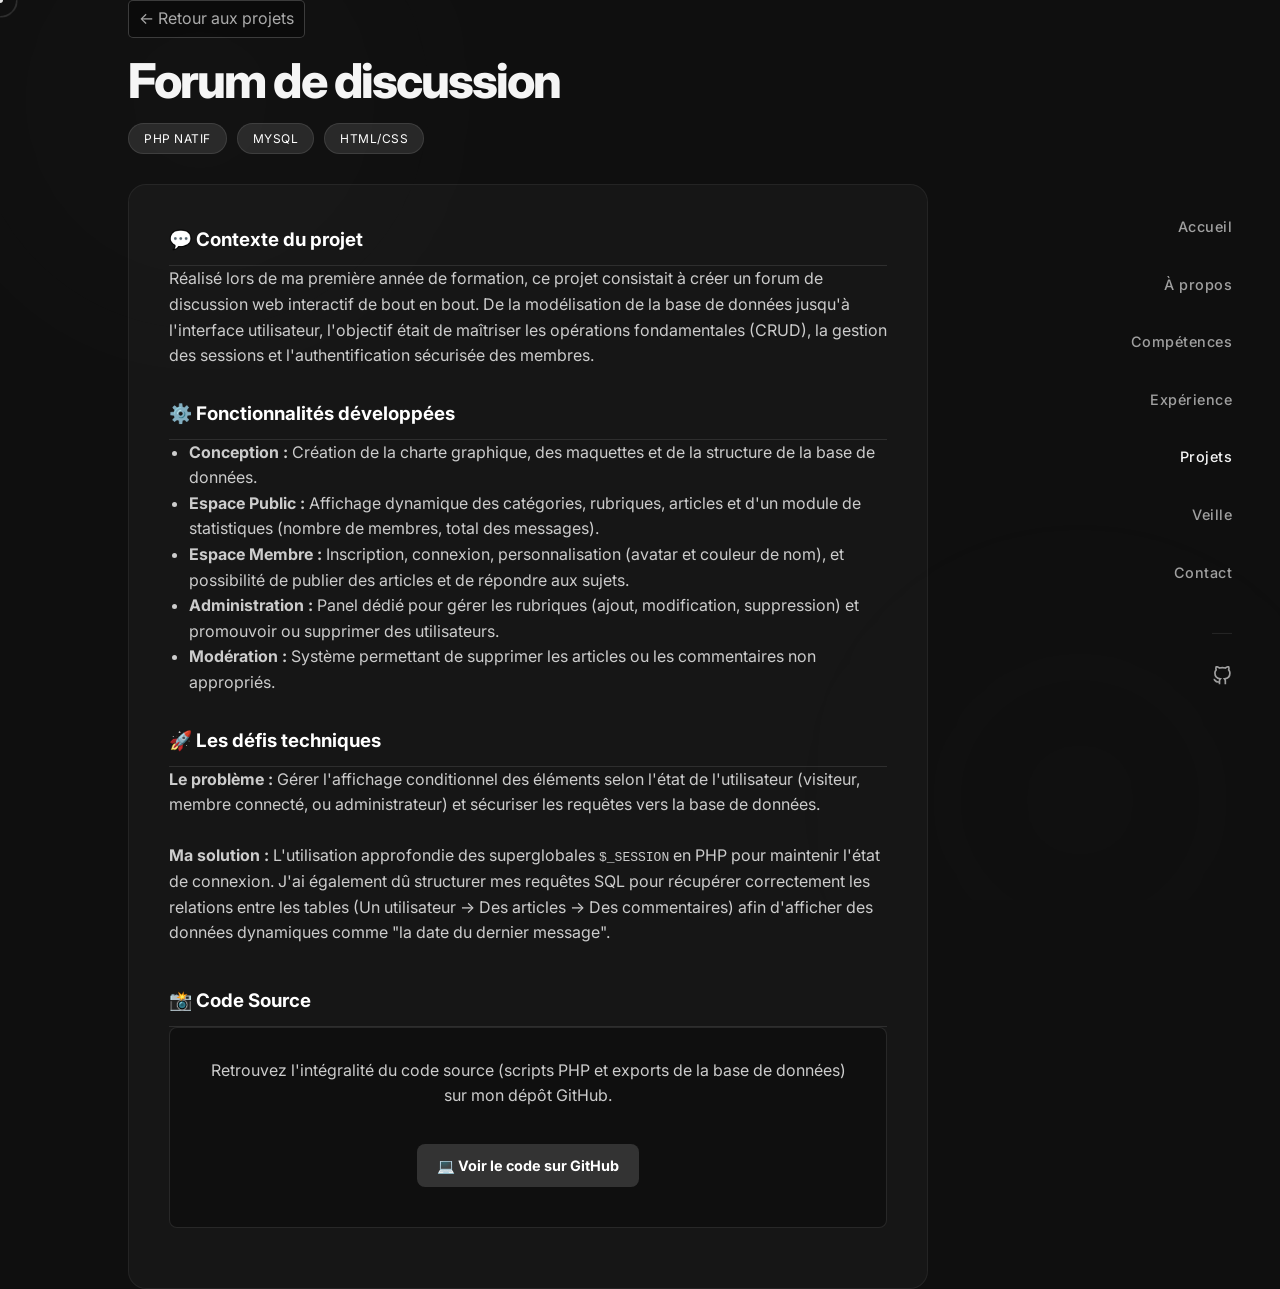
<file: projets/forum.html>
<!DOCTYPE html>
<html lang="fr">
  <head>
    <meta charset="utf-8" />
    <meta name="viewport" content="width=device-width, initial-scale=1" />
    <title>Forum de discussion — Maxence</title>
    <link rel="stylesheet" href="../style.css" />
  </head>
  <body>
    <nav class="navbar">
      <ul class="nav-links">
        <li><a href="../index.html" class="nav-link">Accueil</a></li>
        <li><a href="../apropos.html" class="nav-link">À propos</a></li>
        <li><a href="../competences.html" class="nav-link">Compétences</a></li>
        <li><a href="../experience.html" class="nav-link">Expérience</a></li>
        <li><a href="../projet.html" class="nav-link" style="color: var(--text-primary)">Projets</a></li>
        <li><a href="../veille.html" class="nav-link">Veille</a></li>
        <li><a href="../contact.html" class="nav-link">Contact</a></li>
      </ul>
      <div class="nav-socials">
        <a href="https://github.com/Maxence71m" target="_blank" class="social-link" aria-label="GitHub">
          <svg width="20" height="20" viewBox="0 0 24 24" fill="none" stroke="currentColor" stroke-width="2">
            <path d="M9 19c-5 1.5-5-2.5-7-3m14 6v-3.87a3.37 3.37 0 0 0-.94-2.61c3.14-.35 6.44-1.54 6.44-7A5.44 5.44 0 0 0 20 4.77 5.07 5.07 0 0 0 19.91 1S18.73.65 16 2.48a13.38 13.38 0 0 0-7 0C6.27.65 5.09 1 5.09 1A5.07 5.07 0 0 0 5 4.77a5.44 5.44 0 0 0-1.5 3.78c0 5.42 3.3 6.61 6.44 7A3.37 3.37 0 0 0 9 18.13V22"></path>
          </svg>
        </a>
      </div>
    </nav>

    <main>
      <div class="hero-content">
        <div class="hero-text" style="width: 100%; max-width: 900px;">
          
          <div style="width: 100%; margin-bottom: 20px;">
              <a href="../projet.html" style="color: #aaa; text-decoration: none; display: inline-block; padding: 5px 10px; border: 1px solid rgba(255,255,255,0.2); border-radius: 5px; background: rgba(0,0,0,0.3);">
                ← Retour aux projets
              </a>
          </div>

          <h1 class="hero-title" style="font-size: 3rem; margin-top: 0; margin-bottom: 20px;">Forum de discussion</h1>
            
          <div class="project-tags" style="margin-bottom: 30px;">
              <span class="tag" style="background: rgba(255,255,255,0.1); padding: 5px 15px; border-radius: 20px;">PHP Natif</span>
              <span class="tag" style="background: rgba(255,255,255,0.1); padding: 5px 15px; border-radius: 20px;">MySQL</span>
              <span class="tag" style="background: rgba(255,255,255,0.1); padding: 5px 15px; border-radius: 20px;">HTML/CSS</span>
          </div>

          <div class="contact-card" style="text-align: left; padding: 40px;">
                  
            <h3 style="color: #fff; margin-top: 0; border-bottom: 1px solid rgba(255,255,255,0.1); padding-bottom: 10px;">
                💬 Contexte du projet
            </h3>
            <p style="color: #ccc; line-height: 1.6; margin-bottom: 30px;">
                Réalisé lors de ma première année de formation, ce projet consistait à créer un forum de discussion web interactif de bout en bout. 
                De la modélisation de la base de données jusqu'à l'interface utilisateur, l'objectif était de maîtriser les opérations fondamentales (CRUD), 
                la gestion des sessions et l'authentification sécurisée des membres.
            </p>

            <h3 style="color: #fff; border-bottom: 1px solid rgba(255,255,255,0.1); padding-bottom: 10px;">
                ⚙️ Fonctionnalités développées
            </h3>

            <ul style="color: #ccc; line-height: 1.6; margin-bottom: 30px; padding-left: 20px;">
                <li><strong>Conception :</strong> Création de la charte graphique, des maquettes et de la structure de la base de données.</li>
                <li><strong>Espace Public :</strong> Affichage dynamique des catégories, rubriques, articles et d'un module de statistiques (nombre de membres, total des messages).</li>
                <li><strong>Espace Membre :</strong> Inscription, connexion, personnalisation (avatar et couleur de nom), et possibilité de publier des articles et de répondre aux sujets.</li>
                <li><strong>Administration :</strong> Panel dédié pour gérer les rubriques (ajout, modification, suppression) et promouvoir ou supprimer des utilisateurs.</li>
                <li><strong>Modération :</strong> Système permettant de supprimer les articles ou les commentaires non appropriés.</li>
            </ul>

            <h3 style="color: #fff; border-bottom: 1px solid rgba(255,255,255,0.1); padding-bottom: 10px;">
                🚀 Les défis techniques
            </h3>

            <p style="color: #ccc; line-height: 1.6; margin-bottom: 30px;">
                <strong>Le problème :</strong> Gérer l'affichage conditionnel des éléments selon l'état de l'utilisateur (visiteur, membre connecté, ou administrateur) et sécuriser les requêtes vers la base de données.
                <br><br>
                <strong>Ma solution :</strong> L'utilisation approfondie des superglobales <code>$_SESSION</code> en PHP pour maintenir l'état de connexion. J'ai également dû structurer mes requêtes SQL pour récupérer correctement les relations entre les tables (Un utilisateur -> Des articles -> Des commentaires) afin d'afficher des données dynamiques comme "la date du dernier message".
            </p>

            <h3 style="color: #fff; border-bottom: 1px solid rgba(255,255,255,0.1); padding-bottom: 10px; margin-top: 40px;">
                📸 Code Source
            </h3>

            <div style="background: rgba(0,0,0,0.3); border-radius: 8px; padding: 30px; text-align: center; border: 1px solid rgba(255,255,255,0.1); margin-bottom: 20px;">
                  
                <p style="color: #ccc; margin-bottom: 25px;">
                    Retrouvez l'intégralité du code source (scripts PHP et exports de la base de données) sur mon dépôt GitHub.
                </p>
                  
                <a href="https://github.com/Maxence71m/Forum" target="_blank" class="btn-project" style="background: #333; color: white; border: none; margin: 10px; display: inline-block;">
                    💻 Voir le code sur GitHub
                </a>
                  
            </div>

          </div>

        </div>
      </div>
    </main>

    <div class="background">
      <div class="gradient-blur gradient-1"></div>
      <div class="gradient-blur gradient-2"></div>
    </div>

    <div class="cursor-dot"></div>
    <div class="cursor-outline"></div>

    <script src="../script.js"></script>

  </body>
</html>
</file>
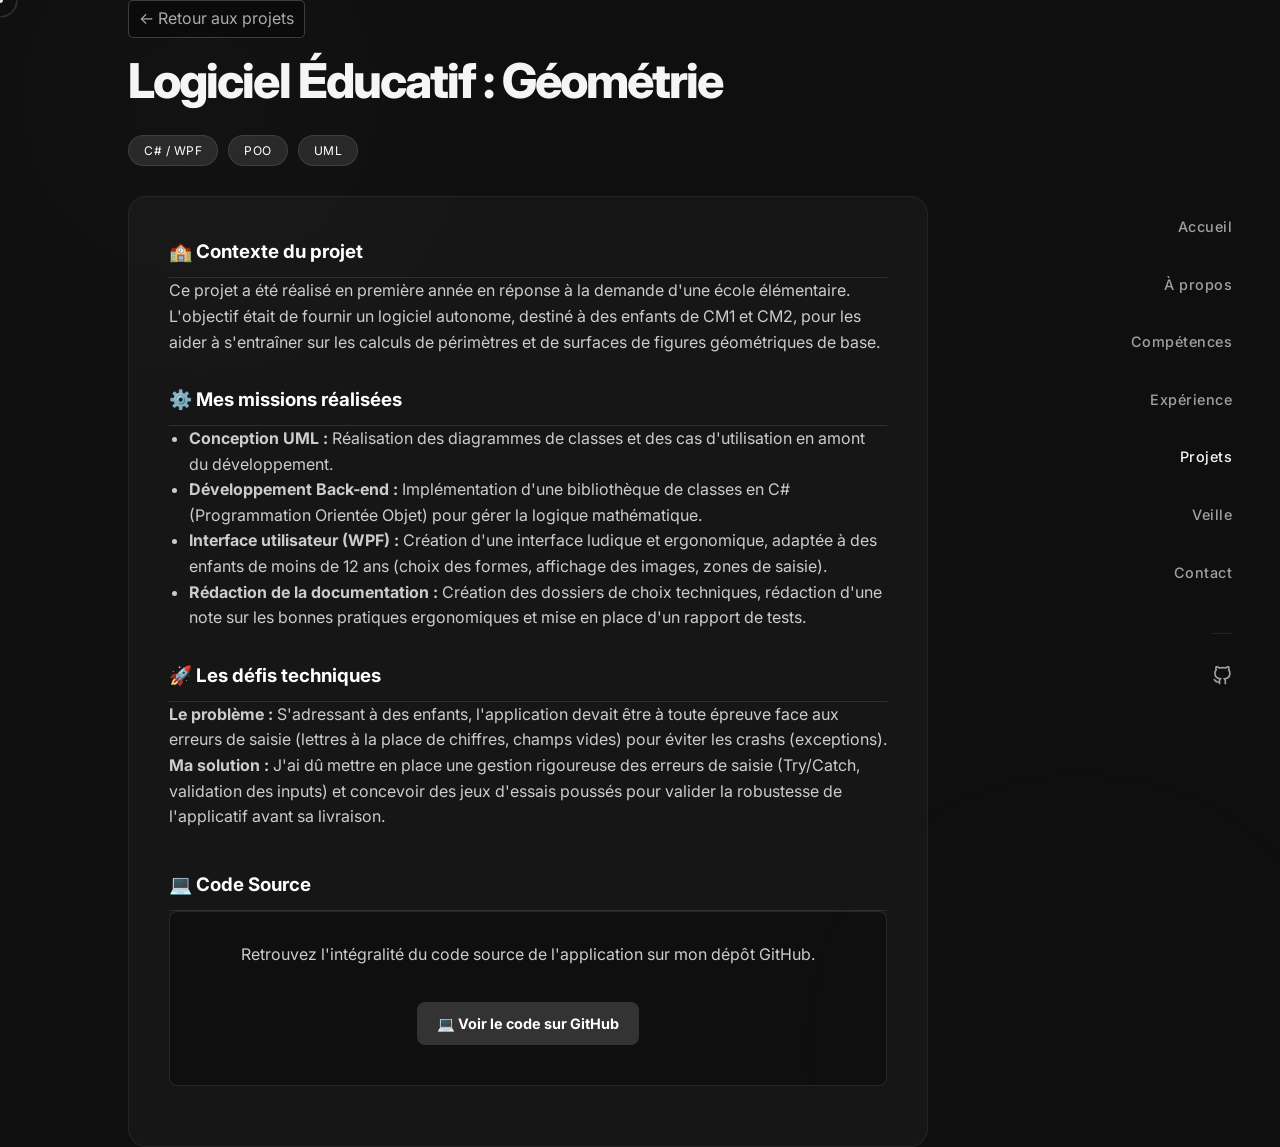
<file: projets/geometrie.html>
<!DOCTYPE html>
<html lang="fr">
  <head>
    <meta charset="utf-8" />
    <meta name="viewport" content="width=device-width, initial-scale=1" />
    <title>Application Géométrie — Maxence</title>
    <link rel="stylesheet" href="../style.css" />
  </head>
  <body>
    <nav class="navbar">
      <ul class="nav-links">
        <li><a href="../index.html" class="nav-link">Accueil</a></li>
        <li><a href="../apropos.html" class="nav-link">À propos</a></li>
        <li><a href="../competences.html" class="nav-link">Compétences</a></li>
        <li><a href="../experience.html" class="nav-link">Expérience</a></li>
        <li><a href="../projet.html" class="nav-link" style="color: var(--text-primary)">Projets</a></li>
        <li><a href="../veille.html" class="nav-link">Veille</a></li>
        <li><a href="../contact.html" class="nav-link">Contact</a></li>
      </ul>
      <div class="nav-socials">
        <a href="https://github.com/Maxence71m" target="_blank" class="social-link" aria-label="GitHub">
          <svg width="20" height="20" viewBox="0 0 24 24" fill="none" stroke="currentColor" stroke-width="2">
            <path d="M9 19c-5 1.5-5-2.5-7-3m14 6v-3.87a3.37 3.37 0 0 0-.94-2.61c3.14-.35 6.44-1.54 6.44-7A5.44 5.44 0 0 0 20 4.77 5.07 5.07 0 0 0 19.91 1S18.73.65 16 2.48a13.38 13.38 0 0 0-7 0C6.27.65 5.09 1 5.09 1A5.07 5.07 0 0 0 5 4.77a5.44 5.44 0 0 0-1.5 3.78c0 5.42 3.3 6.61 6.44 7A3.37 3.37 0 0 0 9 18.13V22"></path>
          </svg>
        </a>
      </div>
    </nav>

    <main>
      <div class="hero-content">
        <div style="width: 100%; margin-bottom: 20px;">
            <a href="../projet.html" style="color: #aaa; text-decoration: none; display: inline-block; padding: 5px 10px; border: 1px solid rgba(255,255,255,0.2); border-radius: 5px; background: rgba(0,0,0,0.3);">
              ← Retour aux projets
            </a>
          </div>

          <h1 class="hero-title" style="font-size: 3rem; margin-top: 0;">Logiciel Éducatif : Géométrie</h1>
          
          <div class="project-tags" style="margin-bottom: 30px;">
              <span class="tag" style="background: rgba(255,255,255,0.1); padding: 5px 15px; border-radius: 20px;">C# / WPF</span>
              <span class="tag" style="background: rgba(255,255,255,0.1); padding: 5px 15px; border-radius: 20px;">POO</span>
              <span class="tag" style="background: rgba(255,255,255,0.1); padding: 5px 15px; border-radius: 20px;">UML</span>
          </div>

          <div class="contact-card" style="text-align: left; padding: 40px;">
              
              <h3 style="color: #fff; margin-top: 0; border-bottom: 1px solid rgba(255,255,255,0.1); padding-bottom: 10px;">
                 🏫 Contexte du projet
              </h3>
              <p style="color: #ccc; line-height: 1.6; margin-bottom: 30px;">
                  Ce projet a été réalisé en première année en réponse à la demande d'une école élémentaire. L'objectif était de fournir un logiciel autonome, destiné à des enfants de CM1 et CM2, pour les aider à s'entraîner sur les calculs de périmètres et de surfaces de figures géométriques de base.
              </p>

              <h3 style="color: #fff; border-bottom: 1px solid rgba(255,255,255,0.1); padding-bottom: 10px;">
                 ⚙️ Mes missions réalisées
              </h3>
              <ul style="color: #ccc; line-height: 1.6; margin-bottom: 30px; padding-left: 20px;">
                  <li><strong>Conception UML :</strong> Réalisation des diagrammes de classes et des cas d'utilisation en amont du développement.</li>
                  <li><strong>Développement Back-end :</strong> Implémentation d'une bibliothèque de classes en C# (Programmation Orientée Objet) pour gérer la logique mathématique.</li>
                  <li><strong>Interface utilisateur (WPF) :</strong> Création d'une interface ludique et ergonomique, adaptée à des enfants de moins de 12 ans (choix des formes, affichage des images, zones de saisie).</li>
                  <li><strong>Rédaction de la documentation :</strong> Création des dossiers de choix techniques, rédaction d'une note sur les bonnes pratiques ergonomiques et mise en place d'un rapport de tests.</li>
              </ul>

              <h3 style="color: #fff; border-bottom: 1px solid rgba(255,255,255,0.1); padding-bottom: 10px;">
                 🚀 Les défis techniques
              </h3>
              <p style="color: #ccc; line-height: 1.6; margin-bottom: 30px;">
                  <strong>Le problème :</strong> S'adressant à des enfants, l'application devait être à toute épreuve face aux erreurs de saisie (lettres à la place de chiffres, champs vides) pour éviter les crashs (exceptions).<br>
                  <strong>Ma solution :</strong> J'ai dû mettre en place une gestion rigoureuse des erreurs de saisie (Try/Catch, validation des inputs) et concevoir des jeux d'essais poussés pour valider la robustesse de l'applicatif avant sa livraison.
              </p>

              <h3 style="color: #fff; border-bottom: 1px solid rgba(255,255,255,0.1); padding-bottom: 10px; margin-top: 40px;">
                 💻 Code Source
              </h3>
              
              <div style="background: rgba(0,0,0,0.3); border-radius: 8px; padding: 30px; text-align: center; border: 1px solid rgba(255,255,255,0.1); margin-bottom: 20px;">
                  
                  <p style="color: #ccc; margin-bottom: 25px;">
                      Retrouvez l'intégralité du code source de l'application sur mon dépôt GitHub.
                  </p>
                  
                  <a href="https://github.com/Maxence71m/Geometrie" target="_blank" class="btn-project" style="background: #333; color: white; border: none; margin: 10px; display: inline-block;">
                      💻 Voir le code sur GitHub
                  </a>
                  
              </div>

          </div>

        </div>
      </div>

      <div class="background">
        <div class="gradient-blur gradient-1"></div>
        <div class="gradient-blur gradient-2"></div>
      </div>
    </main>

    <div class="cursor-dot"></div>
    <div class="cursor-outline"></div>

    <script src="../script.js"></script>
  </body>
</html>
</file>
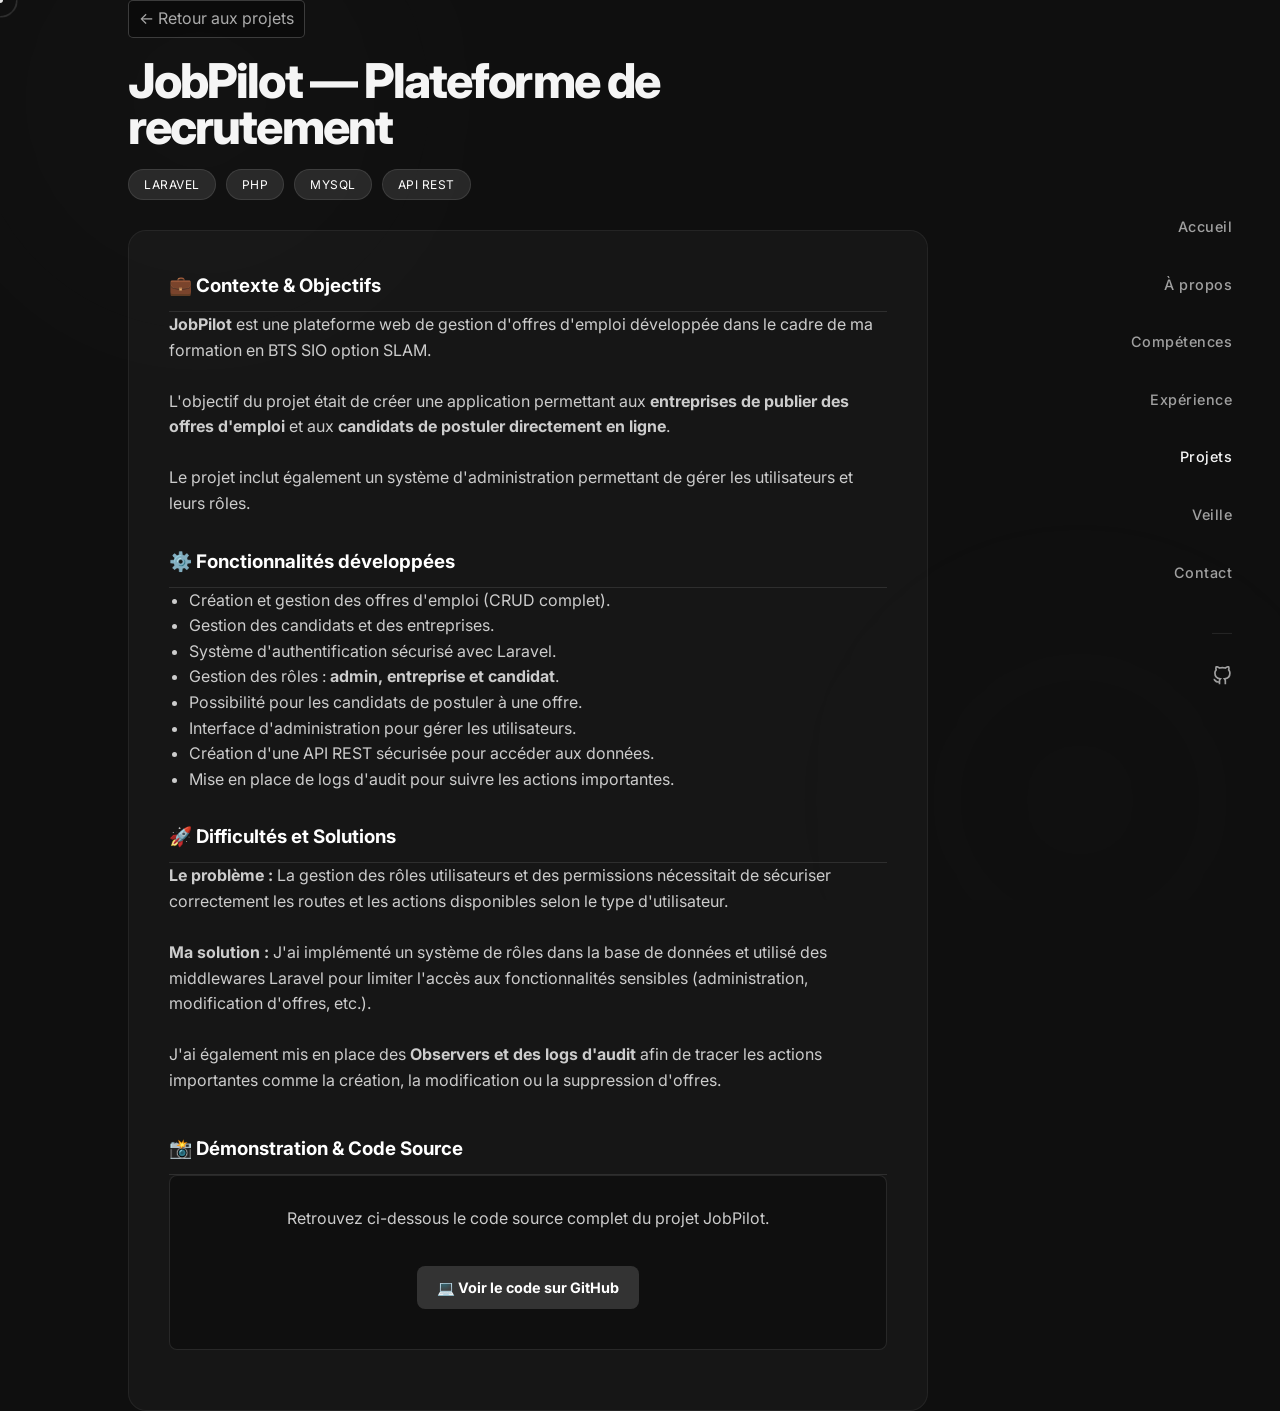
<file: projets/jobpilot.html>
<!DOCTYPE html>
<html lang="fr">
  <head>
    <meta charset="utf-8" />
    <meta name="viewport" content="width=device-width, initial-scale=1" />
    <title>JobPilot — Plateforme de recrutement</title>
    <link rel="stylesheet" href="../style.css" />
  </head>
  <body>
    <nav class="navbar">
      <ul class="nav-links">
        <li><a href="../index.html" class="nav-link">Accueil</a></li>
        <li><a href="../apropos.html" class="nav-link">À propos</a></li>
        <li><a href="../competences.html" class="nav-link">Compétences</a></li>
        <li><a href="../experience.html" class="nav-link">Expérience</a></li>
        <li><a href="../projet.html" class="nav-link" style="color: var(--text-primary)">Projets</a></li>
        <li><a href="../veille.html" class="nav-link">Veille</a></li>
        <li><a href="../contact.html" class="nav-link">Contact</a></li>
      </ul>
      <div class="nav-socials">
        <a href="https://github.com/Maxence71m" target="_blank" class="social-link" aria-label="GitHub">
          <svg width="20" height="20" viewBox="0 0 24 24" fill="none" stroke="currentColor" stroke-width="2">
            <path d="M9 19c-5 1.5-5-2.5-7-3m14 6v-3.87a3.37 3.37 0 0 0-.94-2.61c3.14-.35 6.44-1.54 6.44-7A5.44 5.44 0 0 0 20 4.77 5.07 5.07 0 0 0 19.91 1S18.73.65 16 2.48a13.38 13.38 0 0 0-7 0C6.27.65 5.09 1 5.09 1A5.07 5.07 0 0 0 5 4.77a5.44 5.44 0 0 0-1.5 3.78c0 5.42 3.3 6.61 6.44 7A3.37 3.37 0 0 0 9 18.13V22"></path>
          </svg>
        </a>
      </div>
    </nav>

   <main>
      <div class="hero-content">
        <div class="hero-text" style="width: 100%; max-width: 900px;">
          
          <div style="width: 100%; margin-bottom: 20px;">
              <a href="../projet.html" style="color: #aaa; text-decoration: none; display: inline-block; padding: 5px 10px; border: 1px solid rgba(255,255,255,0.2); border-radius: 5px; background: rgba(0,0,0,0.3);">
                ← Retour aux projets
              </a>
          </div>

          <h1 class="hero-title" style="font-size: 3rem; margin-top: 0; margin-bottom: 20px;">JobPilot — Plateforme de recrutement</h1>
            
          <div class="project-tags" style="margin-bottom: 30px;">
              <span class="tag" style="background: rgba(255,255,255,0.1); padding: 5px 15px; border-radius: 20px;">Laravel</span>
              <span class="tag" style="background: rgba(255,255,255,0.1); padding: 5px 15px; border-radius: 20px;">PHP</span>
              <span class="tag" style="background: rgba(255,255,255,0.1); padding: 5px 15px; border-radius: 20px;">MySQL</span>
              <span class="tag" style="background: rgba(255,255,255,0.1); padding: 5px 15px; border-radius: 20px;">API REST</span>
          </div>

          <div class="contact-card" style="text-align: left; padding: 40px;">
                  
            <h3 style="color: #fff; margin-top: 0; border-bottom: 1px solid rgba(255,255,255,0.1); padding-bottom: 10px;">
                💼 Contexte & Objectifs
            </h3>
            <p style="color: #ccc; line-height: 1.6; margin-bottom: 30px;">
                <strong>JobPilot</strong> est une plateforme web de gestion d'offres d'emploi développée dans le cadre de ma formation en BTS SIO option SLAM.
                <br><br>
                L'objectif du projet était de créer une application permettant aux <strong>entreprises de publier des offres d'emploi</strong> et aux <strong>candidats de postuler directement en ligne</strong>.
                <br><br>
                Le projet inclut également un système d'administration permettant de gérer les utilisateurs et leurs rôles.
            </p>

            <h3 style="color: #fff; border-bottom: 1px solid rgba(255,255,255,0.1); padding-bottom: 10px;">
                ⚙️ Fonctionnalités développées
            </h3>

            <ul style="color: #ccc; line-height: 1.6; margin-bottom: 30px; padding-left: 20px;">
                <li>Création et gestion des offres d'emploi (CRUD complet).</li>
                <li>Gestion des candidats et des entreprises.</li>
                <li>Système d'authentification sécurisé avec Laravel.</li>
                <li>Gestion des rôles : <strong>admin, entreprise et candidat</strong>.</li>
                <li>Possibilité pour les candidats de postuler à une offre.</li>
                <li>Interface d'administration pour gérer les utilisateurs.</li>
                <li>Création d'une API REST sécurisée pour accéder aux données.</li>
                <li>Mise en place de logs d'audit pour suivre les actions importantes.</li>
            </ul>

            <h3 style="color: #fff; border-bottom: 1px solid rgba(255,255,255,0.1); padding-bottom: 10px;">
                🚀 Difficultés et Solutions
            </h3>

            <p style="color: #ccc; line-height: 1.6; margin-bottom: 30px;">
                <strong>Le problème :</strong> La gestion des rôles utilisateurs et des permissions nécessitait de sécuriser correctement les routes et les actions disponibles selon le type d'utilisateur.
                <br><br>
                <strong>Ma solution :</strong> J'ai implémenté un système de rôles dans la base de données et utilisé des middlewares Laravel pour limiter l'accès aux fonctionnalités sensibles (administration, modification d'offres, etc.).
                <br><br>
                J'ai également mis en place des <strong>Observers et des logs d'audit</strong> afin de tracer les actions importantes comme la création, la modification ou la suppression d'offres.
            </p>

            <h3 style="color: #fff; border-bottom: 1px solid rgba(255,255,255,0.1); padding-bottom: 10px; margin-top: 40px;">
                📸 Démonstration & Code Source
            </h3>

            <div style="background: rgba(0,0,0,0.3); border-radius: 8px; padding: 30px; text-align: center; border: 1px solid rgba(255,255,255,0.1); margin-bottom: 20px;">
                  
                <p style="color: #ccc; margin-bottom: 25px;">
                    Retrouvez ci-dessous le code source complet du projet JobPilot.
                </p>
                  
                <a href="https://github.com/Maxence71m/JobPilot" target="_blank" class="btn-project" style="background: #333; color: white; border: none; margin: 10px; display: inline-block;">
                    💻 Voir le code sur GitHub
                </a>
                  
            </div>

          </div>

        </div>
      </div>
    </main>

    <div class="background">
      <div class="gradient-blur gradient-1"></div>
      <div class="gradient-blur gradient-2"></div>
    </div>

    <div class="cursor-dot"></div>
    <div class="cursor-outline"></div>

    <script src="../script.js"></script>

  </body>
</html>
</file>
<file: style.css>
@import url('https://fonts.googleapis.com/css2?family=Syne:wght@400;500;600;700;800&family=Inter:wght@300;400;500;600&display=swap');

* {
  margin: 0;
  padding: 0;
  box-sizing: border-box;
}

:root {
  --bg: #0f0f0f;
  --text-primary: #f5f5f5;
  --text-secondary: #a0a0a0;
  --accent: #4a4a4a;
  --accent-light: #6a6a6a;
}

html {
  scroll-behavior: smooth;
}

body {
  font-family: 'Inter', -apple-system, BlinkMacSystemFont, sans-serif;
  background: var(--bg);
  color: var(--text-primary);
  overflow-x: hidden;
  line-height: 1.6;
  cursor: none;
}

/* Navbar verticale à droite */
.navbar {
  position: fixed;
  right: 3rem;
  top: 50%;
  transform: translateY(-50%);
  z-index: 1000;
  display: flex;
  flex-direction: column;
  align-items: flex-end;
  gap: 3rem;
}

.nav-links {
  list-style: none;
  display: flex;
  flex-direction: column;
  align-items: flex-end;
  gap: 2rem;
}

.nav-link {
  color: var(--text-secondary);
  text-decoration: none;
  font-size: 0.9rem;
  font-weight: 500;
  letter-spacing: 0.5px;
  position: relative;
  transition: all 0.3s cubic-bezier(0.4, 0, 0.2, 1);
  padding: 0.5rem 0;
}

.nav-link::before {
  content: '';
  position: absolute;
  right: -20px;
  top: 50%;
  transform: translateY(-50%);
  width: 0;
  height: 1px;
  background: var(--text-primary);
  transition: width 0.3s cubic-bezier(0.4, 0, 0.2, 1);
}

.nav-link:hover {
  color: var(--text-primary);
  transform: translateX(-5px);
}

.nav-link:hover::before {
  width: 15px;
}

.nav-socials {
  display: flex;
  flex-direction: column;
  gap: 1.5rem;
  padding-top: 2rem;
  border-top: 1px solid rgba(255, 255, 255, 0.1);
}

.social-link {
  color: var(--text-secondary);
  transition: all 0.3s ease;
  display: flex;
  align-items: center;
  justify-content: center;
}

.social-link:hover {
  color: var(--text-primary);
  transform: translateY(-3px);
}

/* Hero Section */
main {
  min-height: 100vh;
  display: flex;
  align-items: center;
  padding: 0 4rem 0 8rem;
  position: relative;
  overflow: hidden;
}

.hero-content {
  max-width: 800px;
  z-index: 10;
  position: relative;
}

.hero-text {
  animation: fadeInUp 1.2s cubic-bezier(0.16, 1, 0.3, 1) both;
}

@keyframes fadeInUp {
  from {
    opacity: 0;
    transform: translateY(40px);
  }
  to {
    opacity: 1;
    transform: translateY(0);
  }
}

.hero-title {
  font-size: clamp(4rem, 12vw, 9rem);
  font-weight: 800;
  line-height: 0.95;
  margin-bottom: 2rem;
  letter-spacing: -0.04em;
  color: var(--text-primary);
}

.title-word {
  display: inline-block;
  animation: slideIn 1s cubic-bezier(0.16, 1, 0.3, 1) 0.3s both;
}

@keyframes slideIn {
  from {
    opacity: 0;
    transform: translateX(-50px);
  }
  to {
    opacity: 1;
    transform: translateX(0);
  }
}

.hero-description {
  font-size: 1.15rem;
  color: var(--text-secondary);
  line-height: 1.8;
  max-width: 500px;
  font-weight: 400;
  animation: fadeIn 1s ease 0.8s both;
}

@keyframes fadeIn {
  from {
    opacity: 0;
  }
  to {
    opacity: 1;
  }
}

/* Background subtil */
.background {
  position: absolute;
  top: 0;
  left: 0;
  width: 100%;
  height: 100%;
  overflow: hidden;
  z-index: 1;
  opacity: 0.4;
}

.gradient-blur {
  position: absolute;
  border-radius: 50%;
  filter: blur(120px);
  opacity: 0.6;
  animation: float 25s infinite ease-in-out;
}

.gradient-1 {
  width: 600px;
  height: 600px;
  background: radial-gradient(circle, rgba(100, 100, 100, 0.3) 0%, transparent 70%);
  top: -200px;
  left: -100px;
  animation-delay: 0s;
}

.gradient-2 {
  width: 500px;
  height: 500px;
  background: radial-gradient(circle, rgba(80, 80, 80, 0.2) 0%, transparent 70%);
  bottom: -150px;
  right: -50px;
  animation-delay: 12s;
}

@keyframes float {
  0%, 100% {
    transform: translate(0, 0);
  }
  33% {
    transform: translate(60px, -60px);
  }
  66% {
    transform: translate(-60px, 60px);
  }
}

/* Curseur Custom */
.cursor-dot {
  width: 6px;
  height: 6px;
  background: var(--text-primary);
  border-radius: 50%;
  position: fixed;
  top: 0;
  left: 0;
  pointer-events: none;
  z-index: 10000;
  transform: translate(-50%, -50%);
  transition: transform 0.2s cubic-bezier(0.4, 0, 0.2, 1);
  mix-blend-mode: difference;
}

.cursor-outline {
  width: 35px;
  height: 35px;
  border: 1px solid var(--text-primary);
  border-radius: 50%;
  position: fixed;
  top: 0;
  left: 0;
  pointer-events: none;
  z-index: 10000;
  transform: translate(-50%, -50%);
  transition: transform 0.15s cubic-bezier(0.4, 0, 0.2, 1);
  opacity: 0.3;
  mix-blend-mode: difference;
}

/* Responsive */
@media (max-width: 1024px) {
  .navbar {
    right: 2rem;
  }

  main {
    padding: 0 3rem 0 4rem;
  }
}

@media (max-width: 768px) {
  .navbar {
    position: fixed;
    top: auto;
    bottom: 0;
    right: 0;
    left: 0;
    transform: none;
    flex-direction: row;
    justify-content: center;
    align-items: center;
    background: rgba(15, 15, 15, 0.95);
    backdrop-filter: blur(10px);
    padding: 1.5rem;
    border-top: 1px solid rgba(255, 255, 255, 0.1);
  }

  .nav-links {
    flex-direction: row;
    gap: 2rem;
  }

  .nav-link::before {
    display: none;
  }

  .nav-link:hover {
    transform: translateY(-3px);
  }

  .nav-socials {
    display: none;
  }

  main {
    padding: 0 2rem;
    align-items: center;
    justify-content: center;
    text-align: center;
  }

  .hero-content {
    max-width: 100%;
  }

  .hero-title {
    font-size: 3.5rem;
  }

  .hero-description {
    max-width: 100%;
    margin: 0 auto;
  }

  .cursor-dot,
  .cursor-outline {
    display: none;
  }

  body {
    cursor: auto !important;
  }

  a, button {
    cursor: pointer !important;
  }
}

/* --- Animations Hero améliorées --- */

/* Animation du nom Maxence */
.hero-title {
  position: relative;
  display: inline-block;
  animation: fadeSlideIn 1s cubic-bezier(0.16, 1, 0.3, 1) forwards;
}

/* Animation flottante pour la description */
.hero-description {
  opacity: 0;
  animation: floatIn 1.2s ease forwards 0.6s; /* délai pour apparaître après le titre */
}

/* Keyframes */
@keyframes fadeSlideIn {
  0% {
    opacity: 0;
    transform: translateY(-30px) scale(0.9);
  }
  60% {
    opacity: 1;
    transform: translateY(10px) scale(1.05);
  }
  100% {
    transform: translateY(0) scale(1);
  }
}

@keyframes floatIn {
  0% {
    opacity: 0;
    transform: translateY(20px);
  }
  100% {
    opacity: 1;
    transform: translateY(0);
  }
}

/* Animation légère en boucle pour donner un peu de vie */
.hero-content {
  animation: subtleFloat 6s ease-in-out infinite;
}

@keyframes subtleFloat {
  0%, 100% { transform: translateY(0); }
  50% { transform: translateY(5px); }
}

/* --- Ajout pour la page À propos --- */

/* Augmente un peu la largeur du texte pour la page à propos */
.about-content {
  max-width: 900px; 
}

/* Espacement entre les paragraphes */
.about-text p {
  margin-bottom: 1.5rem;
  font-size: 1.1rem;
  color: var(--text-secondary);
}

/* Met en valeur les mots importants en gras */
.about-text strong {
  color: var(--text-primary);
  font-weight: 600;
}


/* --- BOUTONS CV (Version Premium) --- */

.cv-actions {
  margin-top: 3rem;
  display: flex;
  gap: 1.5rem;
  flex-wrap: wrap; /* Pour le mobile */
}

/* Style de base pour tous les boutons */
.btn {
  display: inline-flex;
  align-items: center;
  justify-content: center;
  gap: 0.8rem;
  padding: 0.9rem 2rem; /* Plus grand = plus clicable */
  border-radius: 50px;
  text-decoration: none;
  font-weight: 600;
  font-size: 0.95rem;
  transition: all 0.3s cubic-bezier(0.25, 0.46, 0.45, 0.94);
  letter-spacing: 0.5px;
}

.btn svg {
  transition: transform 0.3s ease;
}

/* BOUTON PRINCIPAL (Télécharger) : Blanc sur Noir */
.btn-primary {
  background: var(--text-primary); /* Fond blanc */
  color: var(--bg); /* Texte noir */
  border: 1px solid var(--text-primary);
  box-shadow: 0 4px 15px rgba(255, 255, 255, 0.2); /* Lueur blanche */
}

.btn-primary:hover {
  transform: translateY(-4px);
  box-shadow: 0 8px 25px rgba(255, 255, 255, 0.4); /* Grosse lueur au survol */
}

/* BOUTON SECONDAIRE (Aperçu) : Transparent */
.btn-secondary {
  background: transparent;
  color: var(--text-secondary);
  border: 1px solid rgba(255, 255, 255, 0.2);
}

.btn-secondary:hover {
  border-color: var(--text-primary);
  color: var(--text-primary);
  background: rgba(255, 255, 255, 0.05);
  transform: translateY(-2px);
}

/* Animation de l'icône au survol */
.btn:hover svg {
  transform: scale(1.1);
}

/* Mobile : Boutons pleine largeur */
@media (max-width: 768px) {
  .cv-actions {
    flex-direction: column;
    gap: 1rem;
    width: 100%;
  }
  
  .btn {
    width: 100%;
  }
}



























/* ------------------------------------------------------------------------------ */
/* --- PAGE COMPÉTENCES (Version PRO - Tout Gris) --- */

.skills-container {
  width: 100%;
  max-width: 900px;
  padding-top: 4rem;
}

.section-title {
  font-family: 'Syne', sans-serif;
  font-size: 1.5rem;
  font-weight: 600;
  margin-bottom: 1.5rem;
  color: var(--text-primary);
  display: flex;
  align-items: center;
  gap: 1rem;
}

.section-title::after {
  content: '';
  height: 1px;
  flex: 1;
  background: rgba(255, 255, 255, 0.1);
}

/* La Grille */
.skills-grid {
  display: grid;
  grid-template-columns: repeat(auto-fill, minmax(140px, 1fr));
  gap: 1.5rem;
}

/* Les Cartes */
.skill-card {
  background: rgba(255, 255, 255, 0.03);
  border: 1px solid rgba(255, 255, 255, 0.05);
  border-radius: 12px;
  padding: 1.5rem;
  display: flex;
  flex-direction: column;
  align-items: center;
  justify-content: center;
  gap: 1rem;
  transition: all 0.3s cubic-bezier(0.4, 0, 0.2, 1);
  cursor: default;
}

/* GESTION UNIFIÉE DES ICÔNES ET SVG */
/* Tout le monde en gris par défaut */
.skill-card i,
.skill-card svg {
  font-size: 3rem; /* Taille pour les icônes texte */
  color: var(--text-secondary); 
  fill: var(--text-secondary); /* Important pour les SVG */
  transition: all 0.3s ease;
}

.skill-card span {
  font-size: 0.9rem;
  font-weight: 500;
  color: var(--text-secondary);
  transition: color 0.3s ease;
}

/* Effet Hover sur la carte */
.skill-card:hover {
  transform: translateY(-5px);
  background: rgba(255, 255, 255, 0.06);
  border-color: rgba(255, 255, 255, 0.2);
}

/* Au survol, TOUT passe en blanc brillant */
.skill-card:hover i,
.skill-card:hover svg {
  color: var(--text-primary);
  fill: var(--text-primary);
  transform: scale(1.1);
}

.skill-card:hover span {
  color: var(--text-primary);
}

/* Mobile */
@media (max-width: 768px) {
  .skills-grid {
    grid-template-columns: repeat(2, 1fr);
  }
  .skills-container {
    padding-top: 2rem;
    padding-bottom: 6rem;
  }
}

/* --- PAGE EXPÉRIENCE (Timeline) --- */

.timeline-container {
  max-width: 800px;
  width: 100%;
  padding-top: 4rem;
  padding-bottom: 4rem;
}

.timeline {
  position: relative;
  margin-top: 3rem;
  padding-left: 2rem;
  border-left: 2px solid rgba(255, 255, 255, 0.1);
}

.timeline-item {
  position: relative;
  margin-bottom: 3rem;
  padding-left: 2rem;
}

/* Le point lumineux sur la ligne */
.timeline-item::before {
  content: '';
  position: absolute;
  left: -2.6rem; /* Ajustement pour centrer sur la ligne */
  top: 0;
  width: 16px;
  height: 16px;
  background: var(--bg);
  border: 2px solid var(--text-secondary);
  border-radius: 50%;
  transition: all 0.3s ease;
  z-index: 1;
}

/* Quand on survole une expérience, le point s'allume */
.timeline-item:hover::before {
  background: var(--text-primary);
  border-color: var(--text-primary);
  box-shadow: 0 0 15px rgba(255, 255, 255, 0.3);
}

.timeline-date {
  font-size: 0.9rem;
  color: var(--text-secondary);
  margin-bottom: 0.5rem;
  display: block;
  font-family: 'Syne', sans-serif;
}

.timeline-content {
  background: rgba(255, 255, 255, 0.03);
  border: 1px solid rgba(255, 255, 255, 0.05);
  border-radius: 12px;
  padding: 1.5rem;
  transition: all 0.3s cubic-bezier(0.4, 0, 0.2, 1);
}

.timeline-item:hover .timeline-content {
  background: rgba(255, 255, 255, 0.06);
  border-color: rgba(255, 255, 255, 0.2);
  transform: translateX(10px); /* Petite animation vers la droite */
}

.timeline-content h3 {
  font-size: 1.2rem;
  color: var(--text-primary);
  margin-bottom: 0.3rem;
}

.timeline-content .company {
  font-size: 1rem;
  color: #fff; /* Un peu plus blanc pour ressortir */
  font-weight: 500;
  display: block;
  margin-bottom: 1rem;
}

.timeline-content p {
  color: var(--text-secondary);
  font-size: 0.95rem;
  line-height: 1.6;
}

/* Les petits badges (tags) pour les technos */
.tags {
  display: flex;
  gap: 0.5rem;
  margin-top: 1rem;
  flex-wrap: wrap;
}

.tag {
  font-size: 0.75rem;
  padding: 4px 10px;
  border-radius: 20px;
  background: rgba(255, 255, 255, 0.1);
  color: var(--text-secondary);
  border: 1px solid rgba(255, 255, 255, 0.05);
}

/* Mobile */
@media (max-width: 768px) {
  .timeline {
    padding-left: 1rem;
  }
  .timeline-item {
    padding-left: 1rem;
  }
  .timeline-item::before {
    left: -1.6rem;
  }
}

/* --------------------------------------------------------------------- */
/* --- PAGE VEILLE --- */
/* =========================================
   PAGE VEILLE - DESIGN FINAL (PREMIUM)
   ========================================= */

/* --- 1. LES 3 BLOCS D'INTRO --- */
.veille-intro-container {
    display: grid;
    grid-template-columns: repeat(auto-fit, minmax(300px, 1fr));
    gap: 25px;
    margin-bottom: 60px;
}

.intro-box {
    /* Fond en dégradé subtil pour l'effet 3D */
    background: linear-gradient(145deg, rgba(255, 255, 255, 0.05) 0%, rgba(255, 255, 255, 0.01) 100%);
    border: 1px solid rgba(255, 255, 255, 0.08);
    backdrop-filter: blur(10px); /* Flou arrière-plan */
    padding: 25px;
    border-radius: 16px;
    box-shadow: 0 4px 15px rgba(0, 0, 0, 0.2);
    transition: transform 0.3s ease, border-color 0.3s ease, box-shadow 0.3s ease;
    display: flex;
    flex-direction: column;
}

.intro-box:hover {
    transform: translateY(-5px);
    border-color: rgba(255, 255, 255, 0.2);
    box-shadow: 0 8px 25px rgba(0, 0, 0, 0.3);
}

/* La case Highlight (Milieu) */
.intro-box.highlight {
    background: linear-gradient(145deg, rgba(255, 255, 255, 0.1) 0%, rgba(255, 255, 255, 0.03) 100%);
    border-left: 4px solid #fff; 
}

.intro-box h3 { margin-top: 0; margin-bottom: 15px; color: #fff; font-size: 1.3rem; }
.intro-box p { font-size: 0.95rem; color: #b0b8c4; line-height: 1.6; margin: 0; }


/* --- 2. LES ARTICLES (ACTUALITÉS) --- */

.section-title {
    font-size: 1.8rem;
    margin-bottom: 30px;
    border-bottom: 1px solid rgba(255,255,255,0.1);
    padding-bottom: 10px;
    display: inline-block;
}

/* Grille pour les articles */
.articles-grid {
    display: flex;
    flex-direction: column;
    gap: 30px;
    max-width: 900px; /* Largeur max pour la lecture */
}

/* Carte Article */
.article-card {
    background: rgba(20, 20, 20, 0.6);
    border: 1px solid rgba(255, 255, 255, 0.1);
    padding: 25px;
    border-radius: 16px;
    transition: transform 0.3s;
}

.article-card:hover {
    transform: translateY(-5px);
    background: rgba(40, 40, 40, 0.8);
}

/* Bordure rouge pour Danger */
.article-card.danger { border-color: rgba(220, 38, 38, 0.5); }

/* En-tête date/tag */
.card-meta {
    display: flex;
    justify-content: space-between;
    margin-bottom: 10px;
    font-size: 0.85rem;
    color: #888;
}

.tag { background: #333; padding: 2px 8px; border-radius: 4px; color: #fff; }

.article-card h3 { margin: 5px 0; color: #e2e8f0; font-size: 1.4rem; }
.source { font-style: italic; color: #666; font-size: 0.85rem; margin-bottom: 15px; }

/* Zone Analyse */
.avis {
    background: rgba(255, 255, 255, 0.05);
    padding: 15px;
    border-radius: 6px;
    font-size: 0.95rem;
    color: #ccc;
    margin: 20px 0;
    border-left: 2px solid #fff;
}

/* Bouton Lire */
.btn-read {
    display: inline-block;
    text-decoration: none;
    color: white;
    background: rgba(255,255,255,0.1);
    padding: 10px 20px;
    border-radius: 30px;
    font-size: 0.9rem;
    transition: background 0.3s, color 0.3s;
    font-weight: bold;
}

.btn-read:hover { background: #fff; color: #000; }

.article-card.danger { 
    border-color: rgba(220, 38, 38, 0.3);
    box-shadow: inset 0 0 15px rgba(220, 38, 38, 0.05); /* Lueur rouge très discrète à l'intérieur */
}
/* Ajoute une classe .projection dans ton HTML sur le div correspondant */
.projection {
    color: #44ff88; /* Un vert émeraude discret */
    font-weight: 500;
    margin-top: 10px;
    padding-left: 10px;
    border-left: 1px dashed rgba(68, 255, 136, 0.3);
}

.tag {
    background: rgba(255, 255, 255, 0.05);
    border: 1px solid rgba(255, 255, 255, 0.1);
    padding: 4px 12px; /* Un peu plus d'air */
    border-radius: 20px; /* Plus arrondi pour le côté moderne */
    font-size: 0.75rem;
    text-transform: uppercase;
    letter-spacing: 0.5px;
}

/* --------------------------------------------------------------------- */
/* --- PAGE CONTACT --- */

/* Conteneur global */
.contact-container {
  margin-top: 4rem;
  display: grid;
  grid-template-columns: 1fr 1.2fr;
  gap: 3rem;
  align-items: stretch;
}

/* Cartes */
.contact-card {
  background: rgba(255, 255, 255, 0.03);
  border: 1px solid rgba(255, 255, 255, 0.06);
  border-radius: 18px;
  padding: 2.5rem;
  transition: all 0.35s cubic-bezier(0.4, 0, 0.2, 1);
}

/* Hover léger (cohérent avec compétences / expérience) */
.contact-card:hover {
  background: rgba(255, 255, 255, 0.06);
  border-color: rgba(255, 255, 255, 0.15);
  transform: translateY(-6px);
}

/* Carte infos */
.info-card h2 {
  font-family: 'Syne', sans-serif;
  font-size: 1.4rem;
  margin-bottom: 1rem;
}

.info-card p {
  color: var(--text-secondary);
  margin-bottom: 2rem;
}

.info-item {
  display: flex;
  align-items: center;
  gap: 1rem;
  margin-bottom: 1.2rem;
  font-size: 0.95rem;
  color: var(--text-secondary);
}

.info-item .icon {
  font-size: 1.2rem;
}

.link-text {
  color: var(--text-primary);
  text-decoration: none;
  position: relative;
}

.link-text::after {
  content: '';
  position: absolute;
  left: 0;
  bottom: -2px;
  width: 0;
  height: 1px;
  background: var(--text-primary);
  transition: width 0.3s ease;
}

.link-text:hover::after {
  width: 100%;
}

/* ---------------- FORMULAIRE ---------------- */

.form-group {
  margin-bottom: 1.8rem;
  display: flex;
  flex-direction: column;
}

.form-group label {
  font-size: 0.85rem;
  color: var(--text-secondary);
  margin-bottom: 0.4rem;
}

.form-group input,
.form-group textarea {
  background: transparent;
  border: none;
  border-bottom: 1px solid rgba(255, 255, 255, 0.2);
  padding: 0.6rem 0;
  color: var(--text-primary);
  font-size: 0.95rem;
  font-family: inherit;
  transition: border-color 0.3s ease;
}

/* Focus propre */
.form-group input:focus,
.form-group textarea:focus {
  outline: none;
  border-bottom-color: var(--text-primary);
}

/* Placeholder discret */
.form-group input::placeholder,
.form-group textarea::placeholder {
  color: rgba(255, 255, 255, 0.35);
}

/* Bouton */
.btn-submit {
  margin-top: 1rem;
  align-self: flex-start;
  padding: 0.8rem 2.2rem;
  border-radius: 50px;
  border: 1px solid var(--text-primary);
  background: var(--text-primary);
  color: var(--bg);
  font-weight: 600;
  font-size: 0.9rem;
  cursor: pointer;
  transition: all 0.3s ease;
}

/* Hover bouton */
.btn-submit:hover {
  transform: translateY(-3px);
  box-shadow: 0 8px 25px rgba(255, 255, 255, 0.35);
}

/* ---------------- RESPONSIVE ---------------- */

@media (max-width: 900px) {
  .contact-container {
    grid-template-columns: 1fr;
    gap: 2rem;
  }

  .btn-submit {
    width: 100%;
    text-align: center;
  }
}

/* =========================================
   PAGE PROJETS - GRILLE ET CARTES
   ========================================= */

.projects-grid {
    display: grid;
    grid-template-columns: repeat(auto-fit, minmax(320px, 1fr));
    gap: 30px;
    margin-top: 50px;
}

/* Design de la carte projet */
.project-card {
    background: linear-gradient(145deg, rgba(255, 255, 255, 0.05) 0%, rgba(255, 255, 255, 0.01) 100%);
    border: 1px solid rgba(255, 255, 255, 0.08);
    backdrop-filter: blur(10px);
    padding: 30px;
    border-radius: 16px;
    box-shadow: 0 4px 15px rgba(0, 0, 0, 0.2);
    display: flex;
    flex-direction: column;
    justify-content: space-between; /* Pousse le bouton en bas */
    transition: transform 0.3s ease, border-color 0.3s ease;
}

.project-card:hover {
    transform: translateY(-5px);
    border-color: rgba(255, 255, 255, 0.2);
    background: linear-gradient(145deg, rgba(255, 255, 255, 0.08) 0%, rgba(255, 255, 255, 0.02) 100%);
}

.project-tags {
    display: flex;
    gap: 10px;
    margin-bottom: 15px;
    flex-wrap: wrap;
}

/* Réutilisation du style tag */
.project-card .tag {
    background: rgba(255, 255, 255, 0.1);
    padding: 4px 12px;
    border-radius: 20px;
    color: #fff;
    font-size: 0.8rem;
    font-weight: 500;
}

.project-card h3 {
    margin: 0 0 15px 0;
    color: #fff;
    font-size: 1.4rem;
}

.project-desc {
    color: #b0b8c4;
    font-size: 0.95rem;
    line-height: 1.6;
    margin-bottom: 25px;
}

/* Bouton pour aller voir le projet */
.btn-project {
    display: inline-block;
    text-decoration: none;
    color: #000;
    background: #fff;
    padding: 10px 20px;
    border-radius: 8px;
    font-size: 0.9rem;
    font-weight: bold;
    text-align: center;
    transition: background 0.3s, transform 0.2s;
    width: fit-content;
}

.btn-project:hover {
    background: #ddd;
    transform: translateX(5px); /* Petite animation vers la droite */
}

/* --- Carte "Vide" pour les projets à venir --- */
.empty-card {
    border: 1px dashed rgba(255, 255, 255, 0.2);
    background: transparent;
}

.empty-card:hover {
    transform: none;
    border-color: rgba(255, 255, 255, 0.4);
}

.btn-project.disabled {
    background: rgba(255, 255, 255, 0.1);
    color: #666;
    cursor: not-allowed;
}
.btn-project.disabled:hover {
    transform: none;
    background: rgba(255, 255, 255, 0.1);
}

/* --- CORRECTION DES CLICS BLOQUÉS --- */

/* 1. On empêche le curseur et le fond de bloquer les clics */
.cursor-dot, 
.cursor-outline,
.background {
    pointer-events: none !important;
}

/* 2. On remonte UNIQUEMENT le contenu, sans toucher au design de la navbar */
.hero-content {
    position: relative;
    z-index: 10;
}

/* 3. On s'assure que les cartes et boutons sont bien cliquables */
.project-card, 
.btn-project {
    position: relative;
    z-index: 20;
}

/* --- CORRECTION NAVBAR SUR MOBILE --- */
@media (max-width: 768px) {
    .navbar {
        padding: 10px 15px;
        flex-direction: column; /* Place le menu et l'icône GitHub l'un sous l'autre */
        align-items: center;
        gap: 10px;
    }
    
    .nav-links {
        display: flex;
        justify-content: flex-start;
        width: 100%;
        overflow-x: auto; /* Active le défilement horizontal avec le doigt */
        -webkit-overflow-scrolling: touch; /* Défilement ultra fluide sur iPhone */
        scrollbar-width: none; /* Cache la barre de scroll (Firefox) */
        gap: 15px;
        padding-bottom: 5px;
    }

    /* Cache la vilaine barre de scroll sur Chrome/Safari/Edge */
    .nav-links::-webkit-scrollbar {
        display: none;
    }

    .nav-links li {
        flex-shrink: 0; /* Empêche le texte des liens de s'écraser sur plusieurs lignes */
    }
}
</file>
